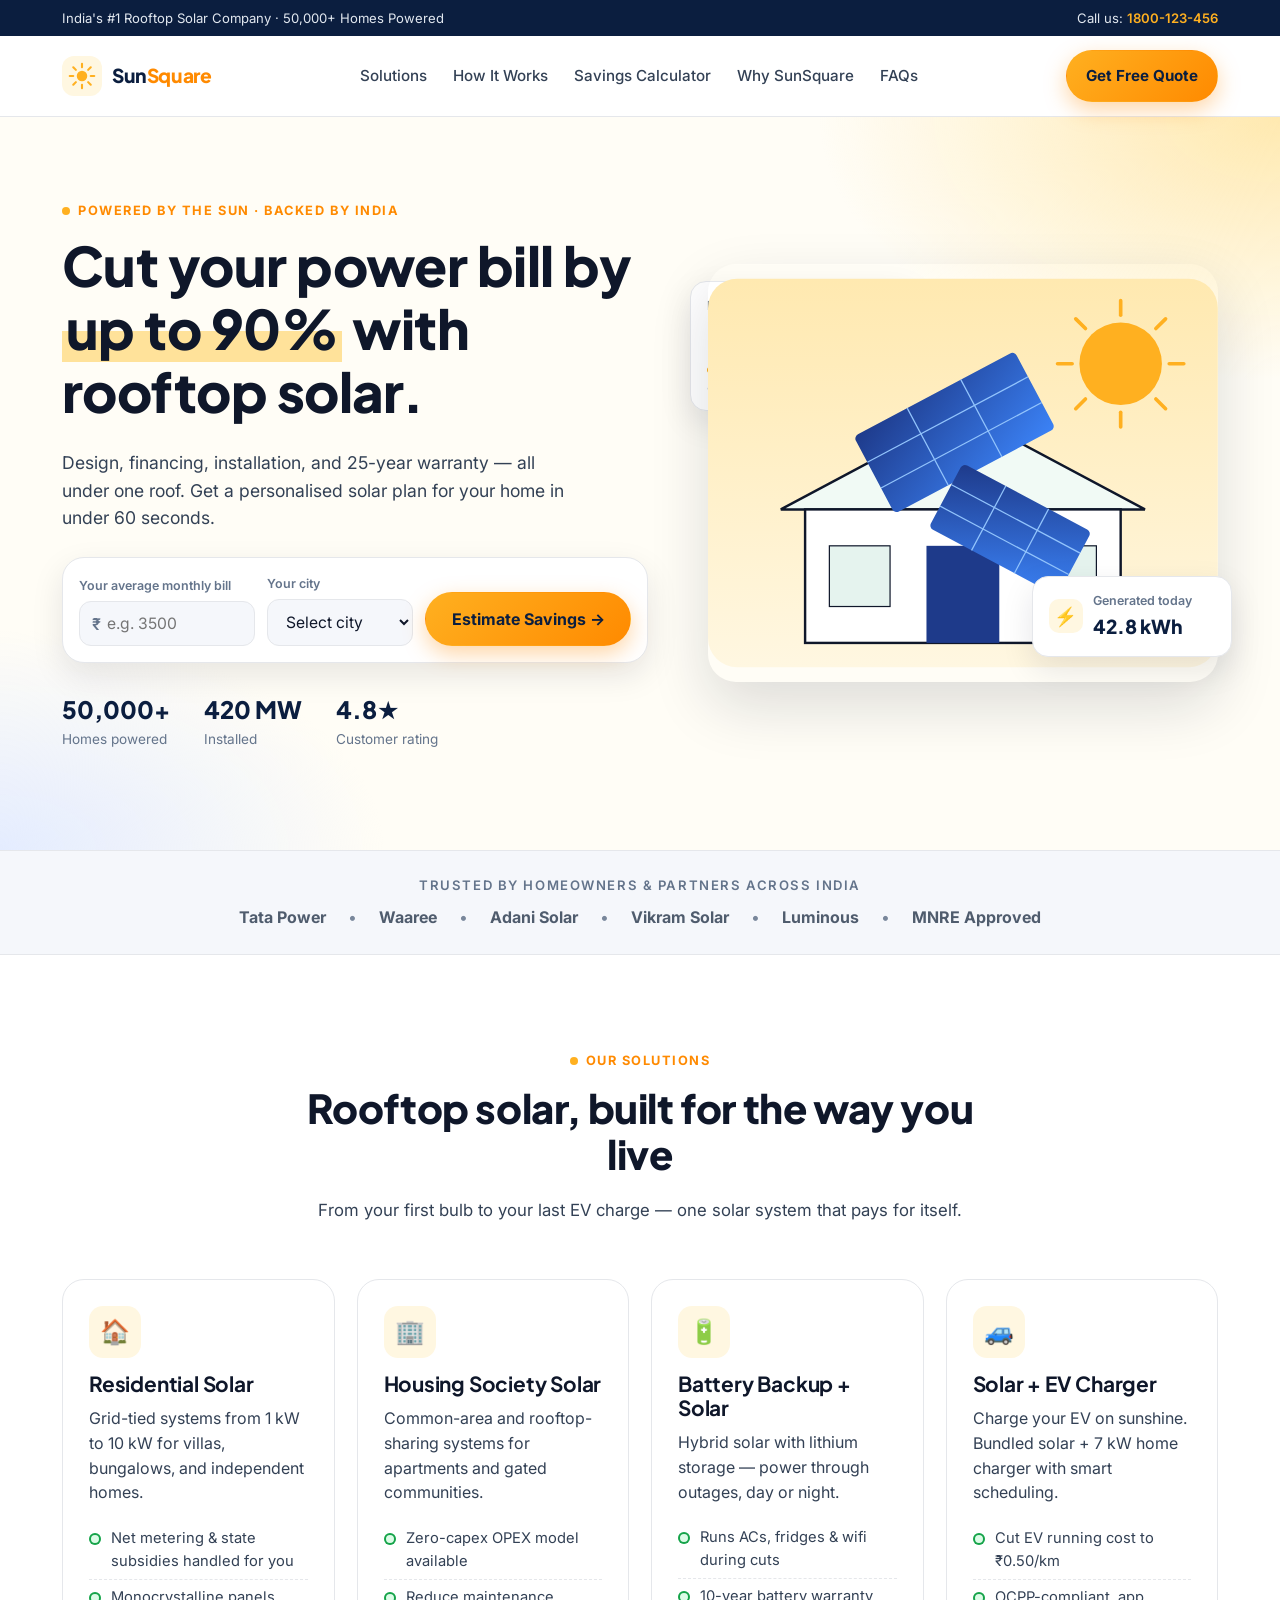
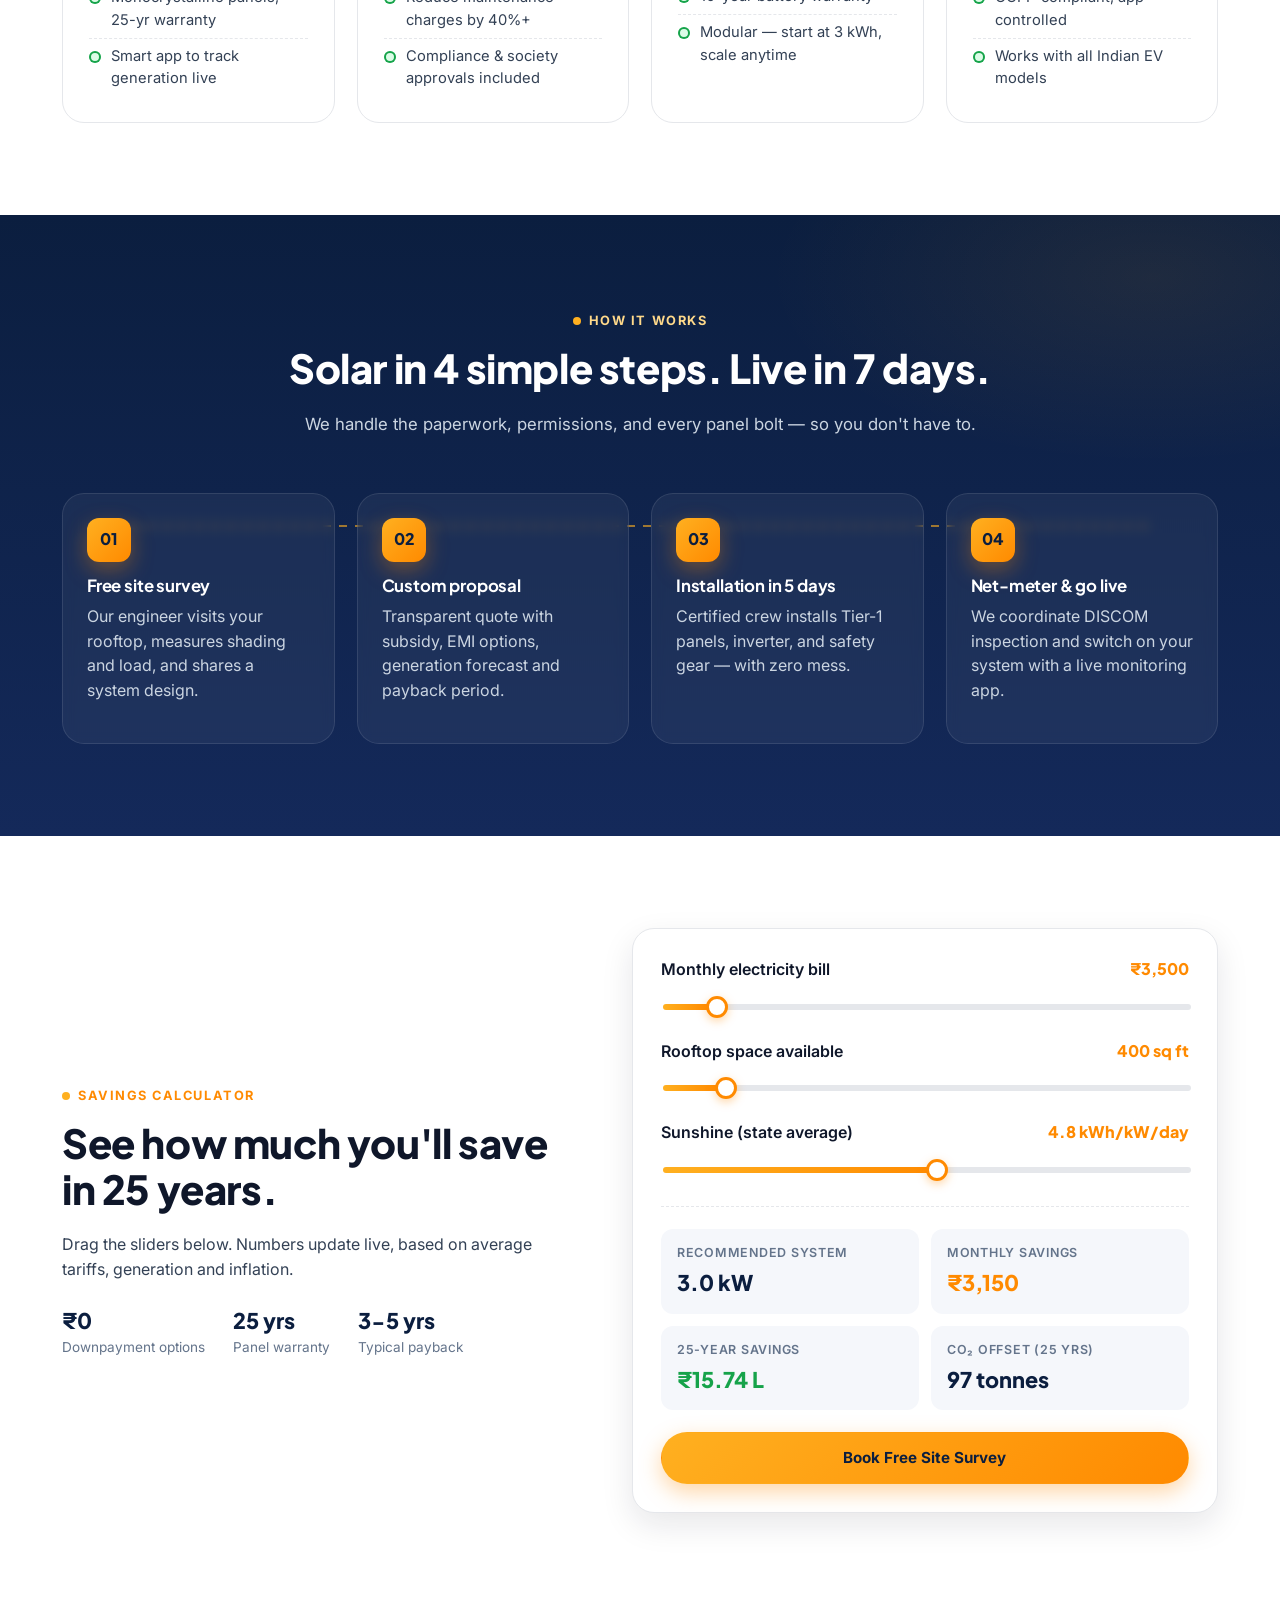
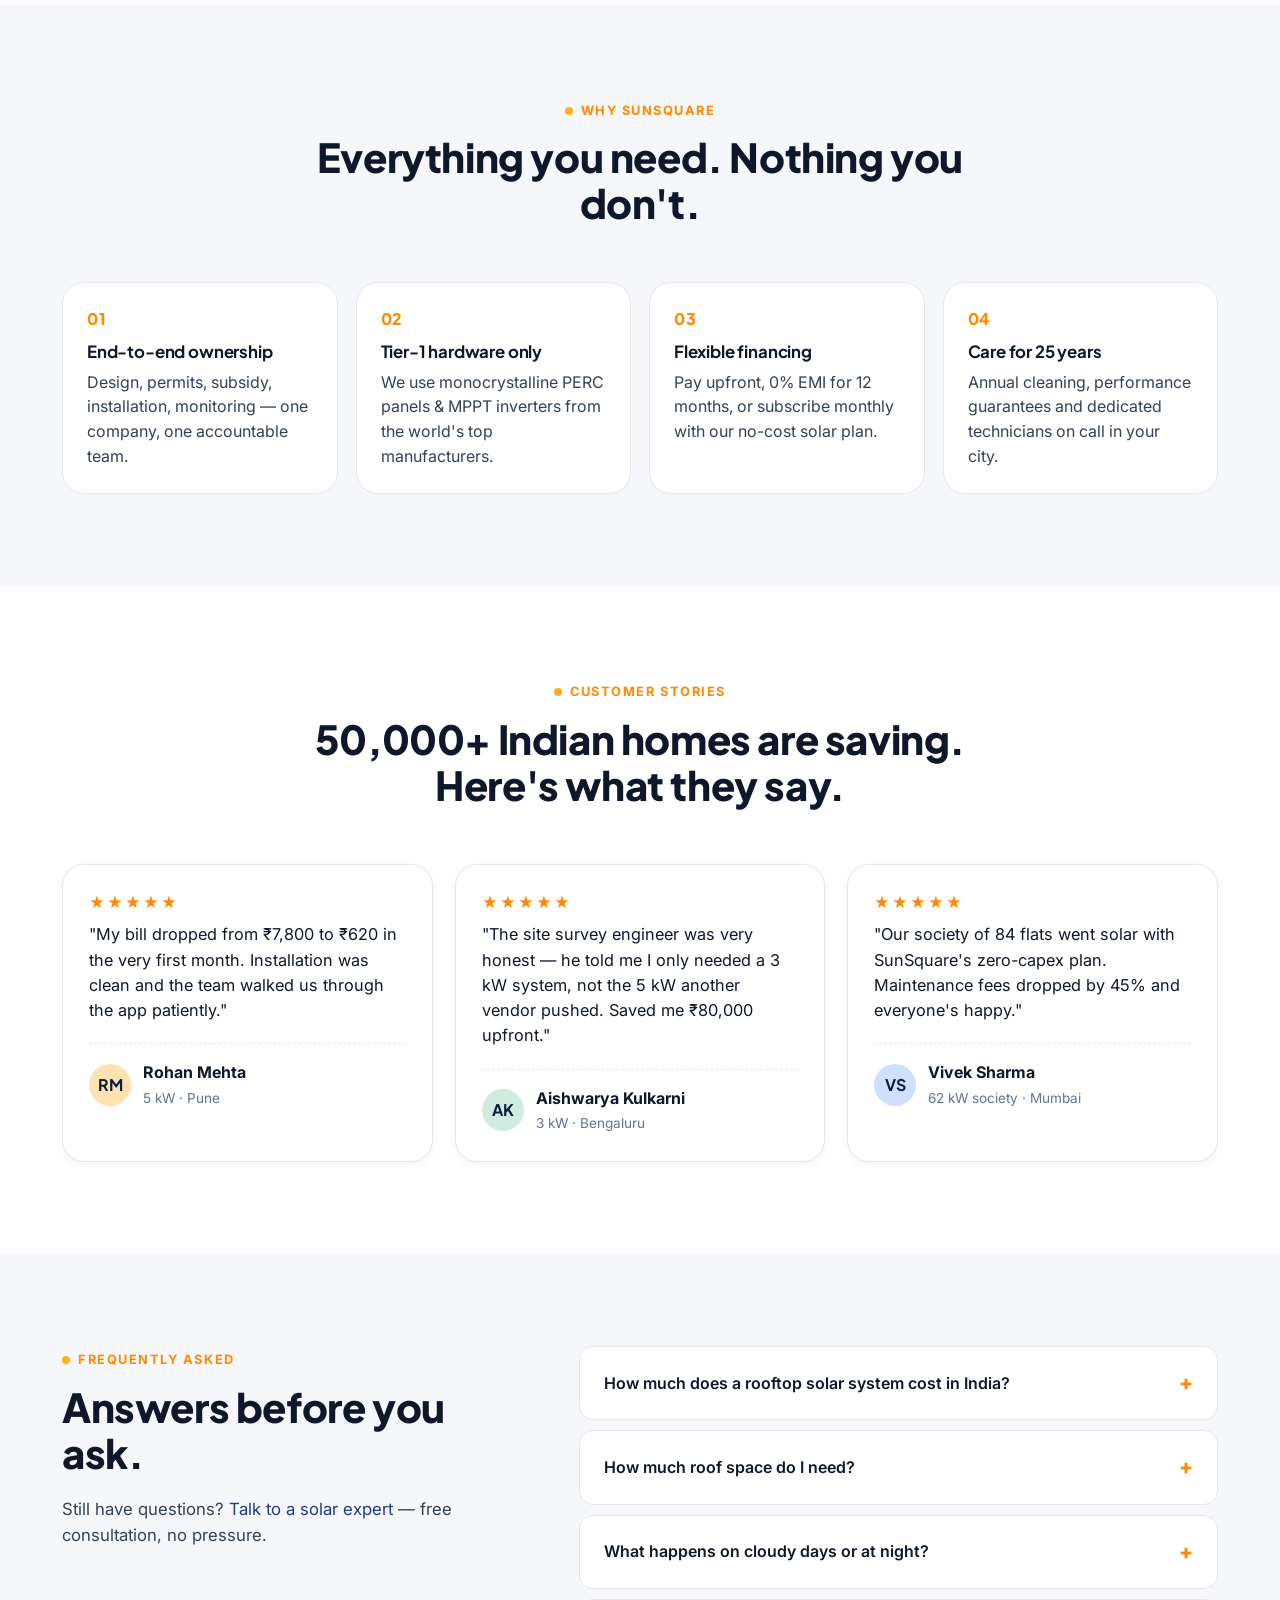
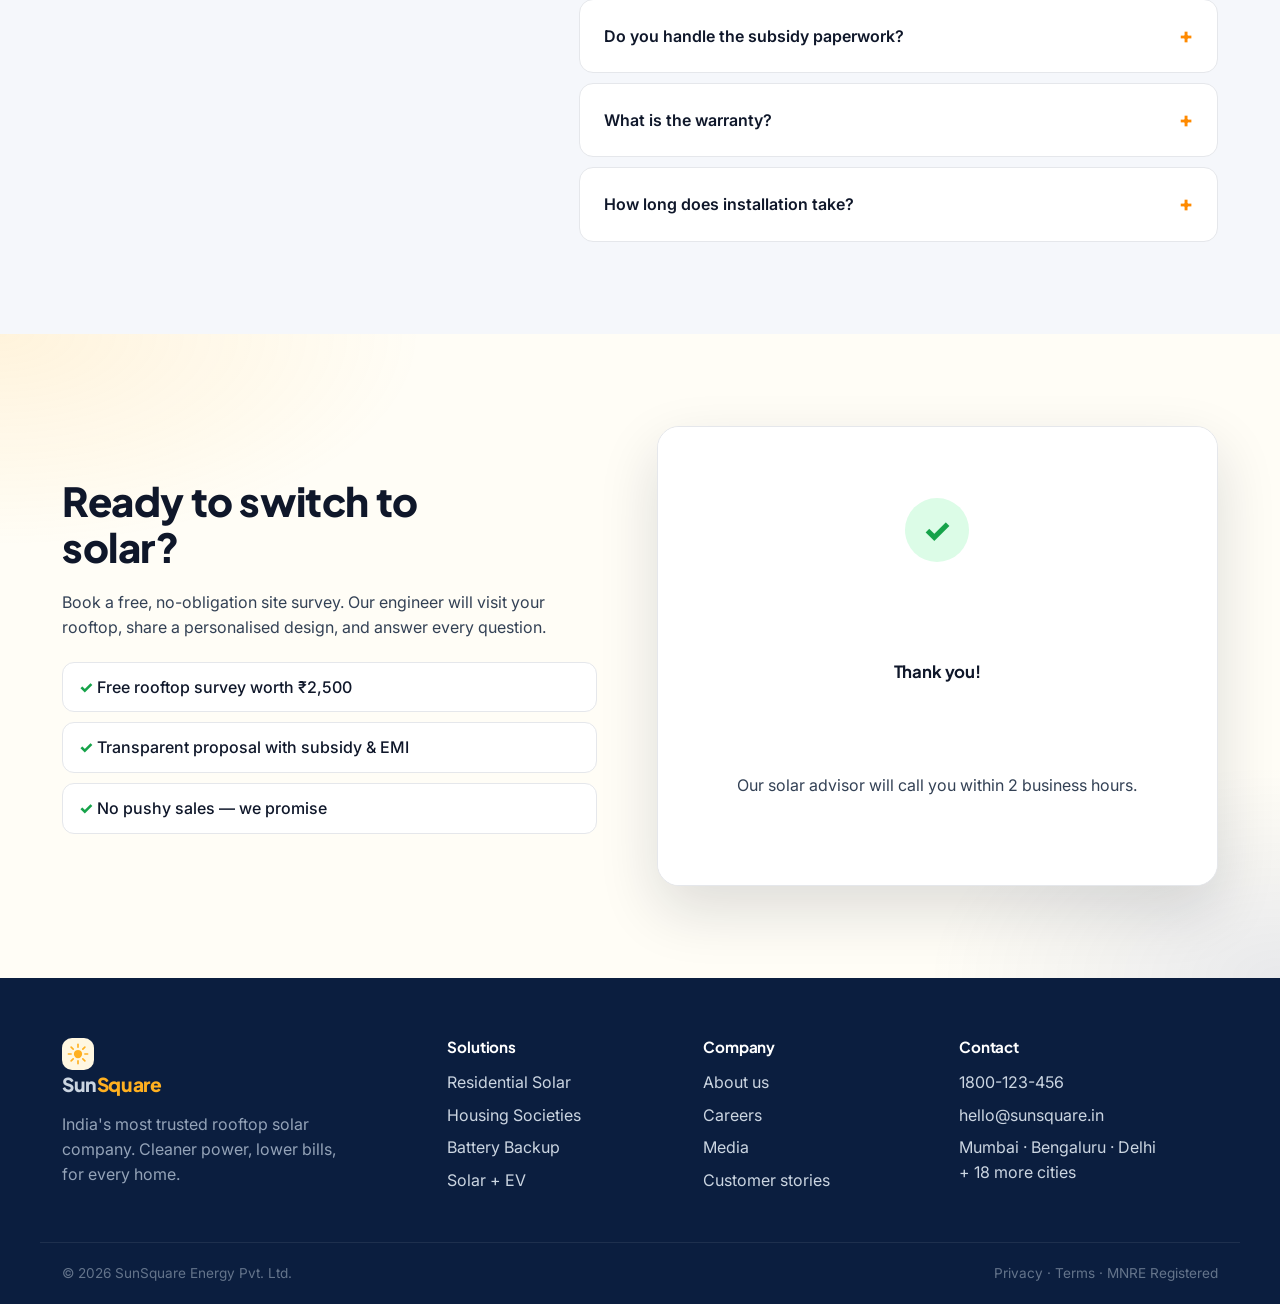
<file: index.html>
<!DOCTYPE html>
<html lang="en">
<head>
  <meta charset="UTF-8" />
  <meta name="viewport" content="width=device-width, initial-scale=1.0" />
  <title>SunSquare — Rooftop Solar for Every Home</title>
  <meta name="description" content="India's rooftop solar experts. Save up to 90% on electricity bills with panels installed in 7 days. 25-year warranty, 0% EMI, subsidy included." />
  <link rel="preconnect" href="https://fonts.googleapis.com" />
  <link rel="preconnect" href="https://fonts.gstatic.com" crossorigin />
  <link href="https://fonts.googleapis.com/css2?family=Plus+Jakarta+Sans:wght@400;500;600;700;800&family=Inter:wght@400;500;600;700&display=swap" rel="stylesheet" />
  <link rel="stylesheet" href="css/style.css" />
</head>
<body>

  <!-- TOP BAR -->
  <div class="topbar">
    <div class="container topbar-inner">
      <span>India's #1 Rooftop Solar Company · 50,000+ Homes Powered</span>
      <span class="topbar-phone">Call us: <a href="tel:+911800123456">1800-123-456</a></span>
    </div>
  </div>

  <!-- NAV -->
  <header class="nav">
    <div class="container nav-inner">
      <a href="#" class="logo">
        <span class="logo-mark">
          <svg viewBox="0 0 32 32" width="28" height="28" aria-hidden="true">
            <circle cx="16" cy="16" r="6" fill="#FFB020"/>
            <g stroke="#FFB020" stroke-width="2.4" stroke-linecap="round">
              <line x1="16" y1="2"  x2="16" y2="6"/>
              <line x1="16" y1="26" x2="16" y2="30"/>
              <line x1="2"  y1="16" x2="6"  y2="16"/>
              <line x1="26" y1="16" x2="30" y2="16"/>
              <line x1="6"  y1="6"  x2="9"  y2="9"/>
              <line x1="23" y1="23" x2="26" y2="26"/>
              <line x1="6"  y1="26" x2="9"  y2="23"/>
              <line x1="23" y1="9"  x2="26" y2="6"/>
            </g>
          </svg>
        </span>
        <span class="logo-text">Sun<span>Square</span></span>
      </a>

      <nav class="nav-links" id="navLinks">
        <a href="#solutions">Solutions</a>
        <a href="#how">How It Works</a>
        <a href="#calculator">Savings Calculator</a>
        <a href="#why">Why SunSquare</a>
        <a href="#faq">FAQs</a>
      </nav>

      <div class="nav-cta">
        <a href="#quote" class="btn btn-primary">Get Free Quote</a>
        <button class="nav-toggle" id="navToggle" aria-label="Toggle menu">
          <span></span><span></span><span></span>
        </button>
      </div>
    </div>
  </header>

  <!-- HERO -->
  <section class="hero">
    <div class="container hero-inner">
      <div class="hero-copy">
        <div class="eyebrow">
          <span class="dot"></span> Powered by the sun · Backed by India
        </div>
        <h1>
          Cut your power bill by <span class="highlight">up to 90%</span> with rooftop solar.
        </h1>
        <p class="lead">
          Design, financing, installation, and 25-year warranty — all under one roof.
          Get a personalised solar plan for your home in under 60 seconds.
        </p>

        <form class="hero-form" id="heroForm" novalidate>
          <div class="hero-field">
            <label for="heroBill">Your average monthly bill</label>
            <div class="input-prefix">
              <span>&#8377;</span>
              <input id="heroBill" type="number" min="500" placeholder="e.g. 3500" required />
            </div>
          </div>
          <div class="hero-field">
            <label for="heroCity">Your city</label>
            <select id="heroCity" required>
              <option value="">Select city</option>
              <option>Mumbai</option>
              <option>Delhi NCR</option>
              <option>Bengaluru</option>
              <option>Pune</option>
              <option>Hyderabad</option>
              <option>Chennai</option>
              <option>Ahmedabad</option>
              <option>Kolkata</option>
              <option>Jaipur</option>
              <option>Other</option>
            </select>
          </div>
          <button type="submit" class="btn btn-primary btn-lg">Estimate Savings &rarr;</button>
        </form>

        <div class="hero-stats">
          <div><strong>50,000+</strong><span>Homes powered</span></div>
          <div><strong>420 MW</strong><span>Installed</span></div>
          <div><strong>4.8&#9733;</strong><span>Customer rating</span></div>
        </div>
      </div>

      <div class="hero-art" aria-hidden="true">
        <div class="hero-card float-a">
          <div class="hc-label">Monthly savings</div>
          <div class="hc-value">&#8377;3,240</div>
          <div class="hc-bar"><div class="hc-bar-fill" style="width:82%"></div></div>
          <div class="hc-sub">82% offset · Payback in 3.4 yrs</div>
        </div>
        <div class="hero-house">
          <svg viewBox="0 0 420 320" width="100%" height="100%">
            <defs>
              <linearGradient id="sky" x1="0" x2="0" y1="0" y2="1">
                <stop offset="0" stop-color="#FFE9B0"/>
                <stop offset="1" stop-color="#FFF7E1"/>
              </linearGradient>
              <linearGradient id="panelGrad" x1="0" x2="1" y1="0" y2="1">
                <stop offset="0" stop-color="#1E3A8A"/>
                <stop offset="1" stop-color="#3B82F6"/>
              </linearGradient>
            </defs>
            <rect x="0" y="0" width="420" height="320" fill="url(#sky)" rx="24"/>
            <circle cx="340" cy="70" r="34" fill="#FFB020"/>
            <g stroke="#FFB020" stroke-width="3" stroke-linecap="round">
              <line x1="340" y1="18" x2="340" y2="30"/>
              <line x1="340" y1="110" x2="340" y2="122"/>
              <line x1="288" y1="70" x2="300" y2="70"/>
              <line x1="380" y1="70" x2="392" y2="70"/>
              <line x1="303" y1="33" x2="311" y2="41"/>
              <line x1="369" y1="99" x2="377" y2="107"/>
              <line x1="303" y1="107" x2="311" y2="99"/>
              <line x1="369" y1="41" x2="377" y2="33"/>
            </g>
            <!-- house -->
            <polygon points="60,190 210,110 360,190" fill="#F1FAF5" stroke="#0F172A" stroke-width="2"/>
            <rect x="80" y="190" width="260" height="110" fill="#FFFFFF" stroke="#0F172A" stroke-width="2"/>
            <rect x="180" y="220" width="60" height="80" fill="#1E3A8A"/>
            <rect x="100" y="220" width="50" height="50" fill="#E5F3EE" stroke="#0F172A"/>
            <rect x="270" y="220" width="50" height="50" fill="#E5F3EE" stroke="#0F172A"/>
            <!-- panels -->
            <g transform="translate(120,130) rotate(-28)">
              <rect width="150" height="72" fill="url(#panelGrad)" rx="4"/>
              <g stroke="#93C5FD" stroke-width="1">
                <line x1="0" y1="24" x2="150" y2="24"/>
                <line x1="0" y1="48" x2="150" y2="48"/>
                <line x1="50" y1="0" x2="50" y2="72"/>
                <line x1="100" y1="0" x2="100" y2="72"/>
              </g>
            </g>
            <g transform="translate(210,152) rotate(28)">
              <rect width="120" height="60" fill="url(#panelGrad)" rx="4"/>
              <g stroke="#93C5FD" stroke-width="1">
                <line x1="0" y1="20" x2="120" y2="20"/>
                <line x1="0" y1="40" x2="120" y2="40"/>
                <line x1="40" y1="0" x2="40" y2="60"/>
                <line x1="80" y1="0" x2="80" y2="60"/>
              </g>
            </g>
          </svg>
        </div>
        <div class="hero-card float-b">
          <div class="hc-icon">&#9889;</div>
          <div>
            <div class="hc-label">Generated today</div>
            <div class="hc-value small">42.8 kWh</div>
          </div>
        </div>
      </div>
    </div>
  </section>

  <!-- LOGO STRIP -->
  <section class="strip">
    <div class="container">
      <p class="strip-label">Trusted by homeowners & partners across India</p>
      <div class="strip-logos">
        <span>Tata Power</span><span>&bull;</span>
        <span>Waaree</span><span>&bull;</span>
        <span>Adani Solar</span><span>&bull;</span>
        <span>Vikram Solar</span><span>&bull;</span>
        <span>Luminous</span><span>&bull;</span>
        <span>MNRE Approved</span>
      </div>
    </div>
  </section>

  <!-- SOLUTIONS -->
  <section class="section" id="solutions">
    <div class="container">
      <div class="section-head">
        <div class="eyebrow"><span class="dot"></span> Our Solutions</div>
        <h2>Rooftop solar, built for the way you live</h2>
        <p>From your first bulb to your last EV charge — one solar system that pays for itself.</p>
      </div>

      <div class="cards-grid">
        <div class="feature-card">
          <div class="feature-icon icon-home">&#127968;</div>
          <h3>Residential Solar</h3>
          <p>Grid-tied systems from 1 kW to 10 kW for villas, bungalows, and independent homes.</p>
          <ul>
            <li>Net metering &amp; state subsidies handled for you</li>
            <li>Monocrystalline panels, 25-yr warranty</li>
            <li>Smart app to track generation live</li>
          </ul>
        </div>

        <div class="feature-card">
          <div class="feature-icon icon-society">&#127970;</div>
          <h3>Housing Society Solar</h3>
          <p>Common-area and rooftop-sharing systems for apartments and gated communities.</p>
          <ul>
            <li>Zero-capex OPEX model available</li>
            <li>Reduce maintenance charges by 40%+</li>
            <li>Compliance &amp; society approvals included</li>
          </ul>
        </div>

        <div class="feature-card">
          <div class="feature-icon icon-battery">&#128267;</div>
          <h3>Battery Backup + Solar</h3>
          <p>Hybrid solar with lithium storage — power through outages, day or night.</p>
          <ul>
            <li>Runs ACs, fridges &amp; wifi during cuts</li>
            <li>10-year battery warranty</li>
            <li>Modular — start at 3 kWh, scale anytime</li>
          </ul>
        </div>

        <div class="feature-card">
          <div class="feature-icon icon-ev">&#128665;</div>
          <h3>Solar + EV Charger</h3>
          <p>Charge your EV on sunshine. Bundled solar + 7 kW home charger with smart scheduling.</p>
          <ul>
            <li>Cut EV running cost to &#8377;0.50/km</li>
            <li>OCPP-compliant, app controlled</li>
            <li>Works with all Indian EV models</li>
          </ul>
        </div>
      </div>
    </div>
  </section>

  <!-- HOW IT WORKS -->
  <section class="section section-dark" id="how">
    <div class="container">
      <div class="section-head light">
        <div class="eyebrow eyebrow-light"><span class="dot"></span> How It Works</div>
        <h2>Solar in 4 simple steps. Live in 7 days.</h2>
        <p>We handle the paperwork, permissions, and every panel bolt — so you don't have to.</p>
      </div>

      <div class="steps">
        <div class="step">
          <div class="step-num">01</div>
          <h4>Free site survey</h4>
          <p>Our engineer visits your rooftop, measures shading and load, and shares a system design.</p>
        </div>
        <div class="step">
          <div class="step-num">02</div>
          <h4>Custom proposal</h4>
          <p>Transparent quote with subsidy, EMI options, generation forecast and payback period.</p>
        </div>
        <div class="step">
          <div class="step-num">03</div>
          <h4>Installation in 5 days</h4>
          <p>Certified crew installs Tier-1 panels, inverter, and safety gear — with zero mess.</p>
        </div>
        <div class="step">
          <div class="step-num">04</div>
          <h4>Net-meter &amp; go live</h4>
          <p>We coordinate DISCOM inspection and switch on your system with a live monitoring app.</p>
        </div>
      </div>
    </div>
  </section>

  <!-- CALCULATOR -->
  <section class="section" id="calculator">
    <div class="container calc-wrap">
      <div class="calc-copy">
        <div class="eyebrow"><span class="dot"></span> Savings Calculator</div>
        <h2>See how much you'll save in 25 years.</h2>
        <p>Drag the sliders below. Numbers update live, based on average tariffs, generation and inflation.</p>
        <div class="calc-benefit">
          <div><strong>&#8377;0</strong><span>Downpayment options</span></div>
          <div><strong>25 yrs</strong><span>Panel warranty</span></div>
          <div><strong>3-5 yrs</strong><span>Typical payback</span></div>
        </div>
      </div>

      <div class="calc-card">
        <div class="calc-row">
          <label>
            <span>Monthly electricity bill</span>
            <span class="calc-value">&#8377;<output id="outBill">3500</output></span>
          </label>
          <input type="range" id="rngBill" min="1000" max="30000" step="100" value="3500" />
        </div>

        <div class="calc-row">
          <label>
            <span>Rooftop space available</span>
            <span class="calc-value"><output id="outArea">400</output> sq ft</span>
          </label>
          <input type="range" id="rngArea" min="100" max="3000" step="10" value="400" />
        </div>

        <div class="calc-row">
          <label>
            <span>Sunshine (state average)</span>
            <span class="calc-value"><output id="outSun">4.8</output> kWh/kW/day</span>
          </label>
          <input type="range" id="rngSun" min="3.5" max="6.0" step="0.1" value="4.8" />
        </div>

        <div class="calc-results">
          <div class="calc-result">
            <span class="cr-label">Recommended system</span>
            <span class="cr-value" id="resSys">3.5 kW</span>
          </div>
          <div class="calc-result">
            <span class="cr-label">Monthly savings</span>
            <span class="cr-value orange" id="resMonth">&#8377;2,940</span>
          </div>
          <div class="calc-result">
            <span class="cr-label">25-year savings</span>
            <span class="cr-value green" id="resLife">&#8377;13.2 L</span>
          </div>
          <div class="calc-result">
            <span class="cr-label">CO&#8322; offset (25 yrs)</span>
            <span class="cr-value" id="resCo2">78 tonnes</span>
          </div>
        </div>

        <a href="#quote" class="btn btn-primary btn-block">Book Free Site Survey</a>
      </div>
    </div>
  </section>

  <!-- WHY -->
  <section class="section section-soft" id="why">
    <div class="container">
      <div class="section-head">
        <div class="eyebrow"><span class="dot"></span> Why SunSquare</div>
        <h2>Everything you need. Nothing you don't.</h2>
      </div>

      <div class="pillars">
        <div class="pillar">
          <div class="pillar-num">01</div>
          <h4>End-to-end ownership</h4>
          <p>Design, permits, subsidy, installation, monitoring &mdash; one company, one accountable team.</p>
        </div>
        <div class="pillar">
          <div class="pillar-num">02</div>
          <h4>Tier-1 hardware only</h4>
          <p>We use monocrystalline PERC panels &amp; MPPT inverters from the world's top manufacturers.</p>
        </div>
        <div class="pillar">
          <div class="pillar-num">03</div>
          <h4>Flexible financing</h4>
          <p>Pay upfront, 0% EMI for 12 months, or subscribe monthly with our no-cost solar plan.</p>
        </div>
        <div class="pillar">
          <div class="pillar-num">04</div>
          <h4>Care for 25 years</h4>
          <p>Annual cleaning, performance guarantees and dedicated technicians on call in your city.</p>
        </div>
      </div>
    </div>
  </section>

  <!-- TESTIMONIALS -->
  <section class="section" id="stories">
    <div class="container">
      <div class="section-head">
        <div class="eyebrow"><span class="dot"></span> Customer Stories</div>
        <h2>50,000+ Indian homes are saving. Here's what they say.</h2>
      </div>

      <div class="testi-grid">
        <div class="testi">
          <div class="stars">&#9733;&#9733;&#9733;&#9733;&#9733;</div>
          <p>"My bill dropped from &#8377;7,800 to &#8377;620 in the very first month. Installation was clean and the team walked us through the app patiently."</p>
          <div class="testi-meta">
            <div class="avatar" style="background:#FEE2B0">RM</div>
            <div>
              <strong>Rohan Mehta</strong>
              <span>5 kW &middot; Pune</span>
            </div>
          </div>
        </div>

        <div class="testi">
          <div class="stars">&#9733;&#9733;&#9733;&#9733;&#9733;</div>
          <p>"The site survey engineer was very honest &mdash; he told me I only needed a 3 kW system, not the 5 kW another vendor pushed. Saved me &#8377;80,000 upfront."</p>
          <div class="testi-meta">
            <div class="avatar" style="background:#D0EBE0">AK</div>
            <div>
              <strong>Aishwarya Kulkarni</strong>
              <span>3 kW &middot; Bengaluru</span>
            </div>
          </div>
        </div>

        <div class="testi">
          <div class="stars">&#9733;&#9733;&#9733;&#9733;&#9733;</div>
          <p>"Our society of 84 flats went solar with SunSquare's zero-capex plan. Maintenance fees dropped by 45% and everyone's happy."</p>
          <div class="testi-meta">
            <div class="avatar" style="background:#CFE0FF">VS</div>
            <div>
              <strong>Vivek Sharma</strong>
              <span>62 kW society &middot; Mumbai</span>
            </div>
          </div>
        </div>
      </div>
    </div>
  </section>

  <!-- FAQ -->
  <section class="section section-soft" id="faq">
    <div class="container faq-wrap">
      <div class="section-head align-left">
        <div class="eyebrow"><span class="dot"></span> Frequently Asked</div>
        <h2>Answers before you ask.</h2>
        <p>Still have questions? <a href="#quote">Talk to a solar expert</a> &mdash; free consultation, no pressure.</p>
      </div>

      <div class="faq-list" id="faqList">
        <details>
          <summary>How much does a rooftop solar system cost in India?</summary>
          <p>A quality 3 kW residential system costs between &#8377;1.8&ndash;2.4 lakh before subsidy. After central and state subsidies, effective cost is typically &#8377;1.2&ndash;1.6 lakh. EMI plans start at &#8377;2,500/month.</p>
        </details>
        <details>
          <summary>How much roof space do I need?</summary>
          <p>Around 100 sq ft of shadow-free rooftop per 1 kW of solar. A 3 kW system needs roughly 300 sq ft. Our engineer will confirm this during the free site survey.</p>
        </details>
        <details>
          <summary>What happens on cloudy days or at night?</summary>
          <p>Grid-tied systems automatically draw from the grid when solar output is low, and export excess to the grid on sunny days through net metering &mdash; you're billed only on the net units.</p>
        </details>
        <details>
          <summary>Do you handle the subsidy paperwork?</summary>
          <p>Yes. We take care of the entire process on the National Portal for Rooftop Solar. The subsidy is transferred directly to your bank account after commissioning.</p>
        </details>
        <details>
          <summary>What is the warranty?</summary>
          <p>Solar panels: 25-year performance warranty, 12-year product warranty. Inverter: 5&ndash;10 years. Batteries (if opted): 10 years. Full workmanship warranty from SunSquare for 5 years.</p>
        </details>
        <details>
          <summary>How long does installation take?</summary>
          <p>Physical installation is typically completed in 3&ndash;5 days. Full commissioning (including DISCOM approval and net-meter installation) takes 3&ndash;6 weeks depending on your state.</p>
        </details>
      </div>
    </div>
  </section>

  <!-- QUOTE / CTA -->
  <section class="section cta" id="quote">
    <div class="container cta-wrap">
      <div class="cta-copy">
        <h2>Ready to switch to solar?</h2>
        <p>Book a free, no-obligation site survey. Our engineer will visit your rooftop, share a personalised design, and answer every question.</p>
        <ul class="cta-list">
          <li>&#10003; Free rooftop survey worth &#8377;2,500</li>
          <li>&#10003; Transparent proposal with subsidy &amp; EMI</li>
          <li>&#10003; No pushy sales &mdash; we promise</li>
        </ul>
      </div>

      <form class="quote-form" id="quoteForm" novalidate>
        <h3>Get your free quote</h3>
        <div class="grid-2">
          <div class="field">
            <label for="qName">Full name</label>
            <input id="qName" type="text" placeholder="Your name" required />
          </div>
          <div class="field">
            <label for="qPhone">Mobile number</label>
            <input id="qPhone" type="tel" placeholder="10-digit mobile" pattern="[0-9]{10}" required />
          </div>
        </div>
        <div class="grid-2">
          <div class="field">
            <label for="qCity">City</label>
            <input id="qCity" type="text" placeholder="e.g. Bengaluru" required />
          </div>
          <div class="field">
            <label for="qBill">Monthly bill (&#8377;)</label>
            <input id="qBill" type="number" min="500" placeholder="e.g. 4000" required />
          </div>
        </div>
        <div class="field">
          <label for="qType">Property type</label>
          <select id="qType" required>
            <option value="">Select property type</option>
            <option>Independent house / villa</option>
            <option>Apartment (my flat only)</option>
            <option>Housing society (common area)</option>
            <option>Commercial / office</option>
          </select>
        </div>
        <button type="submit" class="btn btn-primary btn-block btn-lg">Request Free Survey</button>
        <p class="disclaimer">By submitting, you agree to be contacted by SunSquare. We respect your data &mdash; no spam.</p>

        <div class="quote-success" id="quoteSuccess" hidden>
          <div class="qs-icon">&#10003;</div>
          <h4>Thank you!</h4>
          <p>Our solar advisor will call you within 2 business hours.</p>
        </div>
      </form>
    </div>
  </section>

  <!-- FOOTER -->
  <footer class="footer">
    <div class="container footer-inner">
      <div class="footer-brand">
        <a href="#" class="logo footer-logo">
          <span class="logo-mark small">
            <svg viewBox="0 0 32 32" width="22" height="22" aria-hidden="true">
              <circle cx="16" cy="16" r="6" fill="#FFB020"/>
              <g stroke="#FFB020" stroke-width="2.4" stroke-linecap="round">
                <line x1="16" y1="2"  x2="16" y2="6"/>
                <line x1="16" y1="26" x2="16" y2="30"/>
                <line x1="2"  y1="16" x2="6"  y2="16"/>
                <line x1="26" y1="16" x2="30" y2="16"/>
                <line x1="6"  y1="6"  x2="9"  y2="9"/>
                <line x1="23" y1="23" x2="26" y2="26"/>
                <line x1="6"  y1="26" x2="9"  y2="23"/>
                <line x1="23" y1="9"  x2="26" y2="6"/>
              </g>
            </svg>
          </span>
          <span class="logo-text">Sun<span>Square</span></span>
        </a>
        <p>India's most trusted rooftop solar company. Cleaner power, lower bills, for every home.</p>
      </div>

      <div class="footer-col">
        <h5>Solutions</h5>
        <a href="#solutions">Residential Solar</a>
        <a href="#solutions">Housing Societies</a>
        <a href="#solutions">Battery Backup</a>
        <a href="#solutions">Solar + EV</a>
      </div>
      <div class="footer-col">
        <h5>Company</h5>
        <a href="#">About us</a>
        <a href="#">Careers</a>
        <a href="#">Media</a>
        <a href="#stories">Customer stories</a>
      </div>
      <div class="footer-col">
        <h5>Contact</h5>
        <a href="tel:+911800123456">1800-123-456</a>
        <a href="mailto:hello@sunsquare.in">hello@sunsquare.in</a>
        <a href="#">Mumbai &middot; Bengaluru &middot; Delhi<br />+ 18 more cities</a>
      </div>
    </div>
    <div class="footer-bottom container">
      <span>&copy; 2026 SunSquare Energy Pvt. Ltd.</span>
      <span>Privacy &middot; Terms &middot; MNRE Registered</span>
    </div>
  </footer>

  <script src="js/app.js"></script>
</body>
</html>
</file>
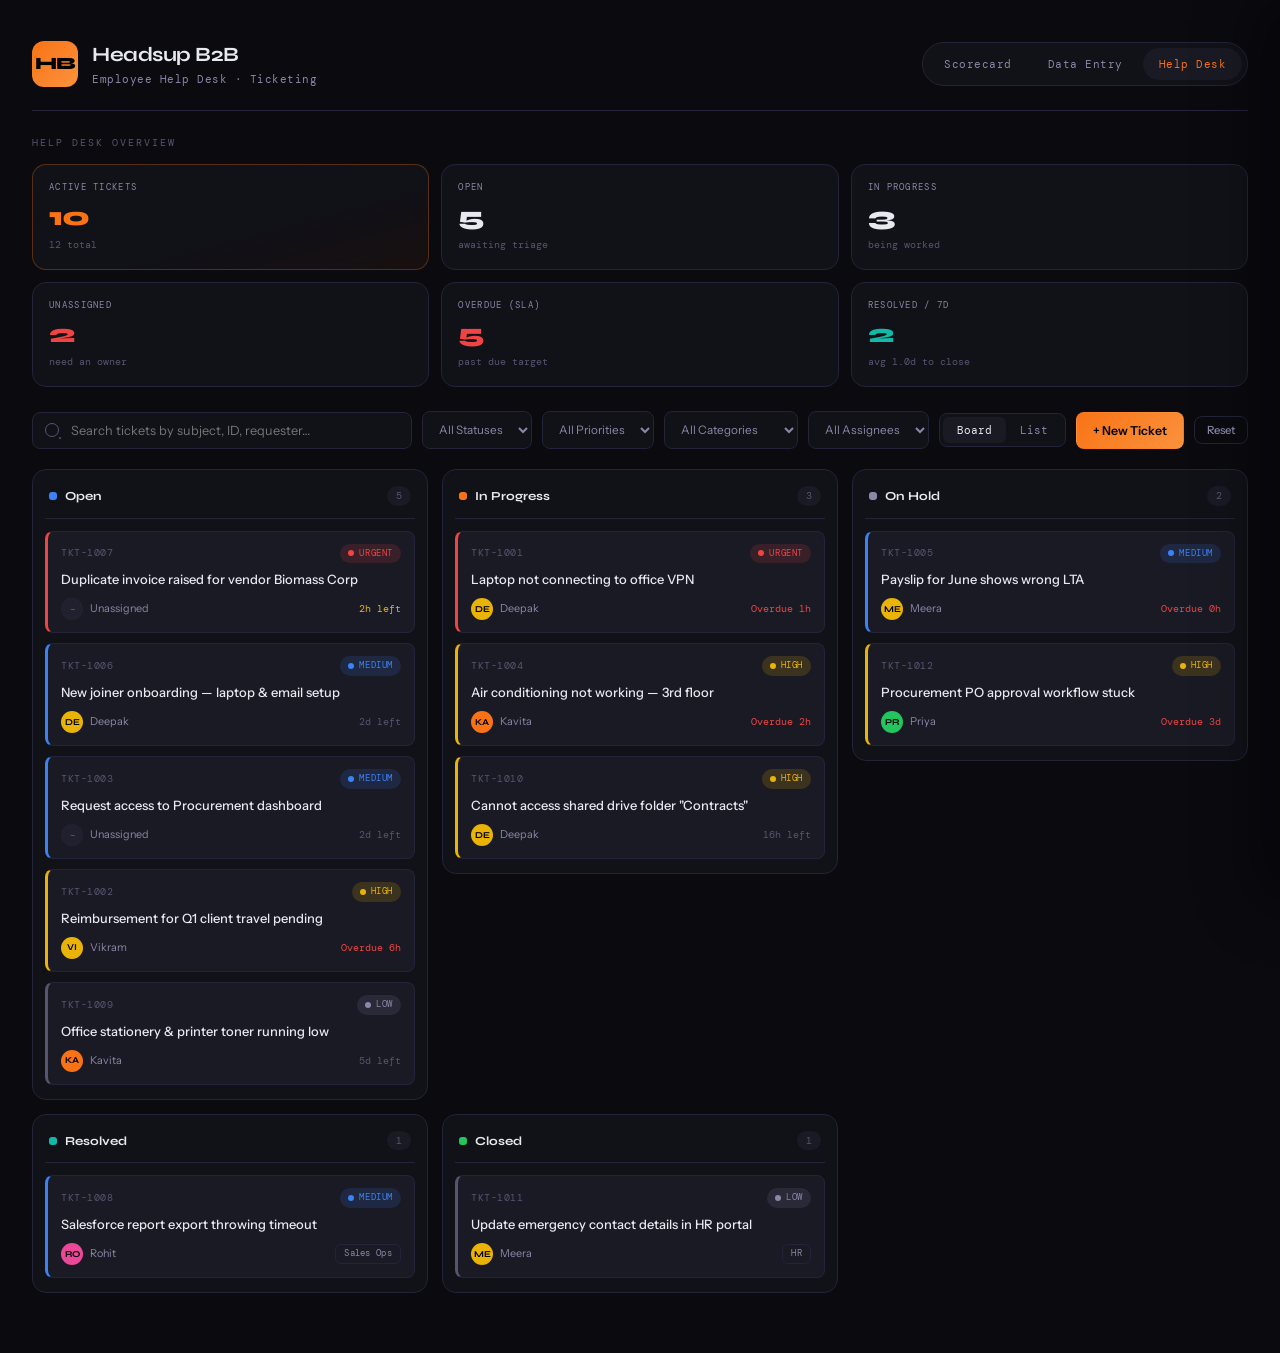
<file: tickets.html>
<!DOCTYPE html>
<html lang="en">
<head>
  <meta charset="UTF-8" />
  <meta name="viewport" content="width=device-width, initial-scale=1.0" />
  <title>Headsup B2B — Employee Ticketing</title>
  <link rel="preconnect" href="https://fonts.googleapis.com" />
  <link rel="preconnect" href="https://fonts.gstatic.com" crossorigin />
  <link href="https://fonts.googleapis.com/css2?family=Syne:wght@400;600;700;800&family=DM+Mono:wght@300;400;500&family=Instrument+Sans:wght@400;500;600&display=swap" rel="stylesheet" />
  <link rel="stylesheet" href="css/tickets.css" />
</head>
<body>

  <div class="wrapper">

    <!-- HEADER -->
    <header>
      <div class="brand">
        <div class="brand-mark">HB</div>
        <div class="brand-text">
          <div class="brand-name">Headsup B2B</div>
          <div class="brand-sub">Employee Help Desk · Ticketing</div>
        </div>
      </div>
      <nav class="nav">
        <a href="index.html">Scorecard</a>
        <a href="upload.html">Data Entry</a>
        <a href="tickets.html" class="active">Help Desk</a>
      </nav>
    </header>

    <!-- STATS -->
    <div class="section-label">Help Desk Overview</div>
    <div class="stat-grid" id="statGrid"></div>

    <!-- TOOLBAR -->
    <div class="toolbar">
      <div class="search-box">
        <input type="text" id="searchInput" placeholder="Search tickets by subject, ID, requester…" />
      </div>
      <select class="filter-select" id="filterStatus">
        <option value="">All Statuses</option>
        <option value="Open">Open</option>
        <option value="In Progress">In Progress</option>
        <option value="On Hold">On Hold</option>
        <option value="Resolved">Resolved</option>
        <option value="Closed">Closed</option>
      </select>
      <select class="filter-select" id="filterPriority">
        <option value="">All Priorities</option>
        <option value="Urgent">Urgent</option>
        <option value="High">High</option>
        <option value="Medium">Medium</option>
        <option value="Low">Low</option>
      </select>
      <select class="filter-select" id="filterCategory">
        <option value="">All Categories</option>
      </select>
      <select class="filter-select" id="filterAssignee">
        <option value="">All Assignees</option>
        <option value="__unassigned__">Unassigned</option>
      </select>
      <div class="view-toggle">
        <button id="viewBoard" class="active">Board</button>
        <button id="viewList">List</button>
      </div>
      <button class="btn btn-primary" id="btnNew">+ New Ticket</button>
      <button class="btn btn-ghost btn-sm" id="btnReset" title="Reset to demo data">Reset</button>
    </div>

    <!-- BOARD VIEW -->
    <div class="board" id="boardView"></div>

    <!-- LIST VIEW -->
    <div class="list-wrap" id="listView" style="display:none;">
      <table class="ticket-table">
        <thead>
          <tr>
            <th>ID</th>
            <th>Subject</th>
            <th class="hide-sm">Requester</th>
            <th>Priority</th>
            <th>Status</th>
            <th class="hide-sm">Assignee</th>
            <th class="hide-sm">Due</th>
          </tr>
        </thead>
        <tbody id="listBody"></tbody>
      </table>
    </div>

  </div><!-- /wrapper -->

  <!-- ===== NEW / EDIT TICKET MODAL ===== -->
  <div class="overlay" id="modalOverlay"></div>
  <div class="modal" id="ticketModal" role="dialog" aria-modal="true">
    <div class="modal-head">
      <div class="modal-title" id="modalTitle">New Ticket</div>
      <button class="modal-close" id="modalClose">&times;</button>
    </div>
    <form id="ticketForm">
      <div class="form-group">
        <label class="form-label" for="fSubject">Subject</label>
        <input class="form-control" id="fSubject" type="text" placeholder="Brief summary of the issue or request" />
      </div>
      <div class="form-group">
        <label class="form-label" for="fDescription">Description</label>
        <textarea class="form-control" id="fDescription" placeholder="Provide details, steps to reproduce, or what you need…"></textarea>
      </div>
      <div class="form-row">
        <div class="form-group">
          <label class="form-label" for="fRequester">Requester</label>
          <select class="form-control" id="fRequester"></select>
        </div>
        <div class="form-group">
          <label class="form-label" for="fCategory">Category</label>
          <select class="form-control" id="fCategory"></select>
        </div>
      </div>
      <div class="form-row">
        <div class="form-group">
          <label class="form-label" for="fPriority">Priority</label>
          <select class="form-control" id="fPriority">
            <option value="Low">Low</option>
            <option value="Medium" selected>Medium</option>
            <option value="High">High</option>
            <option value="Urgent">Urgent</option>
          </select>
        </div>
        <div class="form-group">
          <label class="form-label" for="fAssignee">Assign to</label>
          <select class="form-control" id="fAssignee"></select>
        </div>
      </div>
      <div class="form-err" id="formErr"></div>
      <div class="modal-actions">
        <button type="button" class="btn btn-ghost" id="modalCancel">Cancel</button>
        <button type="submit" class="btn btn-primary" id="modalSubmit">Create Ticket</button>
      </div>
    </form>
  </div>

  <!-- ===== DETAIL DRAWER ===== -->
  <div class="drawer" id="detailDrawer" role="dialog" aria-modal="true"></div>

  <!-- ===== TOAST ===== -->
  <div class="toast" id="toast"></div>

  <script src="js/tickets.js"></script>
</body>
</html>
</file>
<file: css/style.css>
/* ============ SunSquare — Rooftop Solar Landing ============ */

:root {
  --navy: #0B1E3F;
  --navy-2: #14295A;
  --navy-3: #1E3A8A;
  --sun: #FFB020;
  --sun-2: #FF8A00;
  --amber-bg: #FFF7E1;
  --leaf: #16A34A;
  --leaf-soft: #DCFCE7;
  --ink: #0F172A;
  --ink-2: #334155;
  --muted: #64748B;
  --line: #E5E7EB;
  --soft: #F5F7FB;
  --white: #ffffff;
  --shadow-sm: 0 2px 8px rgba(15,23,42,.06);
  --shadow: 0 12px 32px rgba(15,23,42,.10);
  --shadow-lg: 0 24px 60px rgba(15,23,42,.14);
  --radius: 14px;
  --radius-lg: 22px;
  --radius-pill: 999px;
  --container: 1200px;
}

* { box-sizing: border-box; }
html { scroll-behavior: smooth; }
body {
  margin: 0;
  font-family: 'Inter', -apple-system, BlinkMacSystemFont, 'Segoe UI', Roboto, sans-serif;
  color: var(--ink);
  background: var(--white);
  line-height: 1.55;
  -webkit-font-smoothing: antialiased;
}
h1, h2, h3, h4, h5 {
  font-family: 'Plus Jakarta Sans', 'Inter', sans-serif;
  color: var(--ink);
  margin: 0 0 .5em;
  line-height: 1.15;
  letter-spacing: -.01em;
}
h1 { font-size: clamp(2.1rem, 4.5vw, 3.4rem); font-weight: 800; }
h2 { font-size: clamp(1.75rem, 3.2vw, 2.5rem); font-weight: 800; }
h3 { font-size: 1.3rem; font-weight: 700; }
h4 { font-size: 1.05rem; font-weight: 700; }
h5 { font-size: .95rem; font-weight: 700; }
p  { margin: 0 0 1em; color: var(--ink-2); }
a  { color: var(--navy-3); text-decoration: none; }
a:hover { text-decoration: underline; }
img, svg { display: block; max-width: 100%; }

.container { width: 100%; max-width: var(--container); margin: 0 auto; padding: 0 22px; }

/* ============ Buttons ============ */
.btn {
  display: inline-flex; align-items: center; justify-content: center;
  gap: .4rem;
  padding: .8rem 1.2rem;
  border-radius: var(--radius-pill);
  font-weight: 700;
  font-family: inherit;
  font-size: .95rem;
  border: 1.5px solid transparent;
  cursor: pointer;
  transition: transform .15s ease, box-shadow .15s ease, background .15s ease;
  text-decoration: none;
  white-space: nowrap;
}
.btn:hover { transform: translateY(-1px); text-decoration: none; }
.btn-primary {
  background: linear-gradient(135deg, var(--sun) 0%, var(--sun-2) 100%);
  color: var(--navy);
  box-shadow: 0 8px 22px rgba(255,138,0,.35);
}
.btn-primary:hover { box-shadow: 0 12px 28px rgba(255,138,0,.45); }
.btn-lg { padding: 1rem 1.6rem; font-size: 1rem; }
.btn-block { width: 100%; }

/* ============ Top bar ============ */
.topbar {
  background: var(--navy);
  color: #E2E8F0;
  font-size: .82rem;
}
.topbar-inner {
  display: flex;
  justify-content: space-between;
  align-items: center;
  padding: 8px 22px;
  gap: 12px;
  flex-wrap: wrap;
}
.topbar a { color: var(--sun); font-weight: 600; }

/* ============ Nav ============ */
.nav {
  position: sticky; top: 0; z-index: 40;
  background: rgba(255,255,255,.92);
  backdrop-filter: saturate(180%) blur(14px);
  border-bottom: 1px solid var(--line);
}
.nav-inner {
  display: flex; align-items: center; justify-content: space-between;
  padding: 14px 22px;
  gap: 24px;
}
.logo {
  display: flex; align-items: center; gap: 10px;
  text-decoration: none;
  color: var(--navy);
  font-weight: 800;
}
.logo:hover { text-decoration: none; }
.logo-mark {
  width: 40px; height: 40px;
  display: grid; place-items: center;
  border-radius: 12px;
  background: var(--amber-bg);
}
.logo-mark.small {
  width: 32px; height: 32px; border-radius: 10px;
}
.logo-text { font-family: 'Plus Jakarta Sans', sans-serif; font-size: 1.2rem; letter-spacing: -.02em; }
.logo-text span { color: var(--sun-2); }

.nav-links { display: flex; gap: 26px; }
.nav-links a {
  color: var(--ink-2);
  font-weight: 500;
  font-size: .95rem;
}
.nav-links a:hover { color: var(--navy); text-decoration: none; }

.nav-cta { display: flex; align-items: center; gap: 12px; }
.nav-toggle {
  display: none;
  background: transparent;
  border: 1px solid var(--line);
  padding: 8px 10px;
  border-radius: 10px;
  cursor: pointer;
}
.nav-toggle span {
  display: block; width: 20px; height: 2px;
  background: var(--navy);
  margin: 4px 0; border-radius: 2px;
}

/* ============ Eyebrow ============ */
.eyebrow {
  display: inline-flex; align-items: center; gap: 8px;
  font-size: .8rem;
  font-weight: 700;
  color: var(--sun-2);
  text-transform: uppercase;
  letter-spacing: .12em;
  margin-bottom: 14px;
}
.eyebrow .dot { width: 8px; height: 8px; background: var(--sun); border-radius: 50%; }
.eyebrow-light { color: #FFD98A; }
.eyebrow-light .dot { background: var(--sun); }

/* ============ Hero ============ */
.hero {
  position: relative;
  background:
    radial-gradient(60% 60% at 100% 0%, #FFE9B0 0%, transparent 60%),
    radial-gradient(50% 50% at 0% 100%, #E4ECFF 0%, transparent 60%),
    #FFFDF6;
  overflow: hidden;
}
.hero-inner {
  display: grid;
  grid-template-columns: 1.15fr 1fr;
  align-items: center;
  gap: 60px;
  padding: 80px 22px 100px;
}
.hero-copy .lead {
  font-size: 1.1rem;
  color: var(--ink-2);
  max-width: 520px;
  margin-top: 8px;
}
.highlight {
  background: linear-gradient(180deg, transparent 55%, #FFE29A 55%);
  padding: 0 4px;
}

.hero-form {
  margin-top: 26px;
  background: var(--white);
  border: 1px solid var(--line);
  border-radius: var(--radius-lg);
  padding: 16px;
  display: grid;
  grid-template-columns: 1.2fr 1fr auto;
  align-items: end;
  gap: 12px;
  box-shadow: var(--shadow);
}
.hero-field { display: flex; flex-direction: column; gap: 6px; }
.hero-field label {
  font-size: .78rem;
  color: var(--muted);
  font-weight: 600;
}
.input-prefix {
  display: flex; align-items: center;
  border: 1px solid var(--line);
  border-radius: 12px;
  padding: 0 12px;
  background: var(--soft);
}
.input-prefix span {
  color: var(--muted);
  font-weight: 600;
  padding-right: 6px;
}
.input-prefix input,
.hero-field select {
  border: 1px solid var(--line);
  border-radius: 12px;
  padding: 12px 14px;
  font-size: .98rem;
  font-family: inherit;
  background: var(--soft);
  color: var(--ink);
  width: 100%;
}
.input-prefix input {
  border: none;
  padding: 12px 0;
  background: transparent;
}
.input-prefix { padding: 0 12px; }
.hero-field select:focus,
.input-prefix:focus-within,
.field input:focus,
.field select:focus {
  outline: 3px solid rgba(255,176,32,.25);
  border-color: var(--sun);
}

.hero-stats {
  margin-top: 28px;
  display: flex; gap: 34px;
  flex-wrap: wrap;
}
.hero-stats div { display: flex; flex-direction: column; }
.hero-stats strong {
  font-family: 'Plus Jakarta Sans', sans-serif;
  font-size: 1.5rem; font-weight: 800; color: var(--navy);
}
.hero-stats span { color: var(--muted); font-size: .85rem; }

.hero-art {
  position: relative;
  aspect-ratio: 1 / .82;
}
.hero-house {
  position: absolute; inset: 0;
  border-radius: 28px;
  overflow: hidden;
  box-shadow: var(--shadow-lg);
}
.hero-card {
  position: absolute;
  background: var(--white);
  border: 1px solid var(--line);
  border-radius: 16px;
  padding: 14px 16px;
  box-shadow: var(--shadow);
  min-width: 200px;
}
.hero-card .hc-label { font-size: .78rem; color: var(--muted); font-weight: 600; }
.hero-card .hc-value {
  font-family: 'Plus Jakarta Sans', sans-serif;
  font-size: 1.6rem; font-weight: 800; color: var(--navy);
  margin-top: 2px;
}
.hero-card .hc-value.small { font-size: 1.2rem; }
.hero-card .hc-sub { font-size: .78rem; color: var(--muted); margin-top: 4px; }
.hero-card .hc-bar {
  height: 6px; background: #F1F5F9; border-radius: 999px; margin-top: 10px;
}
.hero-card .hc-bar-fill {
  height: 100%; background: linear-gradient(90deg, var(--sun), var(--sun-2));
  border-radius: 999px;
}
.hero-card .hc-icon {
  width: 34px; height: 34px; border-radius: 10px;
  background: var(--amber-bg); color: var(--sun-2);
  display: grid; place-items: center; font-size: 1.15rem;
  margin-right: 10px;
}
.float-a { top: 4%; left: -18px; animation: floaty 6s ease-in-out infinite; }
.float-b {
  bottom: 6%; right: -14px;
  display: flex; align-items: center;
  animation: floaty 7s ease-in-out infinite reverse;
}
@keyframes floaty {
  0%, 100% { transform: translateY(0); }
  50%      { transform: translateY(-10px); }
}

/* ============ Logo Strip ============ */
.strip {
  background: var(--soft);
  border-top: 1px solid var(--line);
  border-bottom: 1px solid var(--line);
  padding: 24px 0;
}
.strip-label {
  text-align: center; color: var(--muted); font-size: .82rem;
  text-transform: uppercase; letter-spacing: .12em; margin: 0 0 10px;
  font-weight: 600;
}
.strip-logos {
  display: flex; justify-content: center; align-items: center;
  gap: 22px; flex-wrap: wrap;
  color: var(--ink-2); font-weight: 700; font-size: 1rem;
  opacity: .85;
}
.strip-logos span:nth-child(even) { color: var(--muted); font-weight: 400; }

/* ============ Sections ============ */
.section { padding: 92px 0; }
.section-soft { background: var(--soft); }
.section-dark {
  background:
    radial-gradient(50% 50% at 90% 10%, rgba(255,176,32,.08) 0%, transparent 60%),
    linear-gradient(180deg, var(--navy) 0%, var(--navy-2) 100%);
  color: #E2E8F0;
}
.section-dark h1, .section-dark h2, .section-dark h3, .section-dark h4 { color: var(--white); }
.section-dark p { color: #CBD5E1; }

.section-head {
  text-align: center;
  max-width: 720px;
  margin: 0 auto 56px;
}
.section-head.align-left { text-align: left; margin-left: 0; }
.section-head.light .eyebrow { color: #FFD98A; }
.section-head p { font-size: 1.05rem; margin-top: 6px; }

/* ============ Solutions cards ============ */
.cards-grid {
  display: grid;
  grid-template-columns: repeat(4, 1fr);
  gap: 22px;
}
.feature-card {
  background: var(--white);
  border: 1px solid var(--line);
  border-radius: var(--radius-lg);
  padding: 26px;
  transition: transform .2s ease, box-shadow .2s ease, border-color .2s ease;
}
.feature-card:hover {
  transform: translateY(-4px);
  box-shadow: var(--shadow);
  border-color: #FDE7B4;
}
.feature-icon {
  width: 52px; height: 52px;
  border-radius: 14px;
  background: var(--amber-bg);
  display: grid; place-items: center;
  font-size: 1.5rem;
  margin-bottom: 14px;
}
.feature-card ul {
  padding-left: 0; list-style: none; margin: 12px 0 0;
}
.feature-card ul li {
  position: relative;
  padding: 6px 0 6px 22px;
  color: var(--ink-2);
  font-size: .92rem;
  border-top: 1px dashed #E5E7EB;
}
.feature-card ul li:first-child { border-top: none; }
.feature-card ul li::before {
  content: "";
  position: absolute; left: 0; top: 12px;
  width: 12px; height: 12px;
  border-radius: 50%;
  background: var(--leaf-soft);
  box-shadow: inset 0 0 0 2px var(--leaf);
}

/* ============ Steps ============ */
.steps {
  display: grid;
  grid-template-columns: repeat(4, 1fr);
  gap: 22px;
  position: relative;
}
.steps::before {
  content: "";
  position: absolute;
  top: 32px; left: 6%; right: 6%;
  height: 2px;
  background: repeating-linear-gradient(90deg, rgba(255,176,32,.6) 0 8px, transparent 8px 16px);
}
.step {
  position: relative;
  background: rgba(255,255,255,.05);
  border: 1px solid rgba(255,255,255,.10);
  padding: 24px;
  border-radius: var(--radius-lg);
  backdrop-filter: blur(6px);
}
.step-num {
  display: inline-grid; place-items: center;
  width: 44px; height: 44px;
  border-radius: 12px;
  background: linear-gradient(135deg, var(--sun) 0%, var(--sun-2) 100%);
  color: var(--navy);
  font-family: 'Plus Jakarta Sans', sans-serif;
  font-weight: 800; font-size: 1rem;
  margin-bottom: 14px;
  box-shadow: 0 8px 22px rgba(255,138,0,.35);
}

/* ============ Calculator ============ */
.calc-wrap {
  display: grid;
  grid-template-columns: 1fr 1.15fr;
  gap: 60px;
  align-items: center;
}
.calc-benefit {
  display: flex; gap: 28px; margin-top: 22px; flex-wrap: wrap;
}
.calc-benefit div { display: flex; flex-direction: column; }
.calc-benefit strong {
  font-family: 'Plus Jakarta Sans', sans-serif;
  font-size: 1.35rem; font-weight: 800; color: var(--navy);
}
.calc-benefit span { color: var(--muted); font-size: .85rem; }

.calc-card {
  background: var(--white);
  border: 1px solid var(--line);
  border-radius: var(--radius-lg);
  padding: 28px;
  box-shadow: var(--shadow);
}
.calc-row { margin-bottom: 22px; }
.calc-row label {
  display: flex; justify-content: space-between; align-items: baseline;
  font-weight: 600; color: var(--ink);
  margin-bottom: 10px;
}
.calc-value {
  color: var(--sun-2);
  font-family: 'Plus Jakarta Sans', sans-serif;
  font-weight: 800;
}
.calc-row input[type="range"] {
  -webkit-appearance: none; appearance: none;
  width: 100%; height: 6px;
  background: linear-gradient(90deg, var(--sun) 0%, var(--sun-2) 50%, var(--line) 50%);
  border-radius: 999px;
  outline: none;
}
.calc-row input[type="range"]::-webkit-slider-thumb {
  -webkit-appearance: none; appearance: none;
  width: 22px; height: 22px;
  background: var(--white);
  border: 3px solid var(--sun-2);
  border-radius: 50%;
  cursor: pointer;
  box-shadow: 0 3px 10px rgba(255,138,0,.35);
}
.calc-row input[type="range"]::-moz-range-thumb {
  width: 22px; height: 22px;
  background: var(--white);
  border: 3px solid var(--sun-2);
  border-radius: 50%;
  cursor: pointer;
}
.calc-results {
  display: grid;
  grid-template-columns: 1fr 1fr;
  gap: 12px;
  margin: 26px 0 22px;
  padding-top: 22px;
  border-top: 1px dashed var(--line);
}
.calc-result {
  background: var(--soft);
  padding: 14px 16px;
  border-radius: 12px;
  display: flex; flex-direction: column; gap: 4px;
}
.cr-label { color: var(--muted); font-size: .78rem; font-weight: 600; text-transform: uppercase; letter-spacing: .06em; }
.cr-value {
  font-family: 'Plus Jakarta Sans', sans-serif;
  font-size: 1.35rem; font-weight: 800; color: var(--navy);
}
.cr-value.orange { color: var(--sun-2); }
.cr-value.green { color: var(--leaf); }

/* ============ Pillars ============ */
.pillars {
  display: grid;
  grid-template-columns: repeat(4, 1fr);
  gap: 18px;
}
.pillar {
  background: var(--white);
  border: 1px solid var(--line);
  border-radius: var(--radius-lg);
  padding: 24px;
}
.pillar-num {
  font-family: 'Plus Jakarta Sans', sans-serif;
  font-weight: 800; font-size: 1rem;
  color: var(--sun-2);
  letter-spacing: .06em;
  margin-bottom: 10px;
}
.pillar h4 { margin-bottom: 8px; }
.pillar p { margin: 0; color: var(--ink-2); }

/* ============ Testimonials ============ */
.testi-grid {
  display: grid;
  grid-template-columns: repeat(3, 1fr);
  gap: 22px;
}
.testi {
  background: var(--white);
  border: 1px solid var(--line);
  border-radius: var(--radius-lg);
  padding: 26px;
  box-shadow: var(--shadow-sm);
}
.testi p {
  font-size: 1.02rem;
  color: var(--ink);
  line-height: 1.55;
}
.stars { color: var(--sun-2); font-size: .95rem; margin-bottom: 8px; letter-spacing: 2px; }
.testi-meta {
  display: flex; align-items: center; gap: 12px;
  margin-top: 20px; padding-top: 16px;
  border-top: 1px dashed var(--line);
}
.avatar {
  width: 42px; height: 42px; border-radius: 50%;
  display: grid; place-items: center;
  font-weight: 700; color: var(--navy);
  font-family: 'Plus Jakarta Sans', sans-serif;
}
.testi-meta strong { display: block; color: var(--ink); }
.testi-meta span { color: var(--muted); font-size: .85rem; }

/* ============ FAQ ============ */
.faq-wrap {
  display: grid;
  grid-template-columns: 1fr 1.4fr;
  gap: 60px;
  align-items: start;
}
.faq-list { display: flex; flex-direction: column; gap: 10px; }
.faq-list details {
  background: var(--white);
  border: 1px solid var(--line);
  border-radius: 14px;
  padding: 4px 6px;
  transition: box-shadow .15s ease, border-color .15s ease;
}
.faq-list details[open] {
  border-color: #FDE7B4;
  box-shadow: var(--shadow-sm);
}
.faq-list summary {
  cursor: pointer;
  list-style: none;
  padding: 16px 18px;
  font-weight: 600;
  color: var(--ink);
  display: flex; justify-content: space-between; align-items: center;
  gap: 12px;
}
.faq-list summary::-webkit-details-marker { display: none; }
.faq-list summary::after {
  content: "+";
  color: var(--sun-2);
  font-weight: 800;
  font-size: 1.3rem;
  transition: transform .2s ease;
}
.faq-list details[open] summary::after {
  content: "\2212";
}
.faq-list details p {
  padding: 0 18px 18px;
  margin: 0;
  color: var(--ink-2);
}

/* ============ CTA / Quote ============ */
.cta {
  background:
    radial-gradient(60% 60% at 0% 0%, rgba(255,176,32,.12) 0%, transparent 55%),
    radial-gradient(50% 60% at 100% 100%, rgba(30,58,138,.10) 0%, transparent 55%),
    #FFFDF6;
}
.cta-wrap {
  display: grid;
  grid-template-columns: 1fr 1.05fr;
  gap: 60px;
  align-items: center;
}
.cta-copy h2 { max-width: 460px; }
.cta-list {
  padding: 0; margin: 22px 0 0; list-style: none;
  display: grid; gap: 10px;
}
.cta-list li {
  padding: 12px 16px;
  background: var(--white);
  border: 1px solid var(--line);
  border-radius: 12px;
  color: var(--ink);
  font-weight: 500;
}
.cta-list li::first-letter { color: var(--leaf); font-weight: 800; }

.quote-form {
  background: var(--white);
  border: 1px solid var(--line);
  border-radius: var(--radius-lg);
  padding: 30px;
  box-shadow: var(--shadow-lg);
  position: relative;
  overflow: hidden;
}
.quote-form h3 { margin-bottom: 18px; }
.grid-2 { display: grid; grid-template-columns: 1fr 1fr; gap: 12px; }
.field { display: flex; flex-direction: column; gap: 6px; margin-bottom: 12px; }
.field label { font-size: .82rem; color: var(--muted); font-weight: 600; }
.field input, .field select {
  border: 1px solid var(--line);
  border-radius: 12px;
  padding: 12px 14px;
  background: var(--soft);
  font-family: inherit; font-size: .98rem;
  color: var(--ink);
}
.disclaimer {
  font-size: .78rem;
  color: var(--muted);
  text-align: center;
  margin: 12px 0 0;
}
.quote-success {
  position: absolute; inset: 0;
  background: var(--white);
  display: grid; place-items: center;
  text-align: center;
  padding: 30px;
}
.qs-icon {
  width: 64px; height: 64px; border-radius: 50%;
  background: var(--leaf-soft); color: var(--leaf);
  display: grid; place-items: center;
  font-size: 2rem; font-weight: 800;
  margin: 0 auto 16px;
}

/* ============ Footer ============ */
.footer {
  background: var(--navy);
  color: #CBD5E1;
  padding: 60px 0 20px;
}
.footer h5 { color: var(--white); margin-bottom: 14px; font-size: .95rem; }
.footer a { color: #CBD5E1; display: block; margin-bottom: 8px; }
.footer a:hover { color: var(--sun); text-decoration: none; }

.footer-inner {
  display: grid;
  grid-template-columns: 1.6fr 1fr 1fr 1.2fr;
  gap: 40px;
  padding-bottom: 40px;
  border-bottom: 1px solid rgba(255,255,255,.08);
}
.footer-brand p { color: #94A3B8; max-width: 280px; margin-top: 12px; }
.footer-logo { color: var(--white); }
.footer-logo .logo-text span { color: var(--sun); }

.footer-bottom {
  display: flex; justify-content: space-between;
  padding-top: 20px;
  color: #64748B; font-size: .85rem;
  flex-wrap: wrap;
  gap: 10px;
}

/* ============ Responsive ============ */
@media (max-width: 960px) {
  .nav-links {
    display: none;
    position: absolute;
    top: 100%; left: 0; right: 0;
    background: var(--white);
    border-bottom: 1px solid var(--line);
    flex-direction: column;
    padding: 16px 22px;
    gap: 16px;
  }
  .nav-links.open { display: flex; }
  .nav-toggle { display: inline-flex; }

  .hero-inner {
    grid-template-columns: 1fr;
    gap: 40px;
    padding: 50px 22px 70px;
  }
  .hero-form { grid-template-columns: 1fr; }
  .hero-art { max-width: 500px; margin: 0 auto; }
  .float-a { left: 0; }
  .float-b { right: 0; }

  .section { padding: 60px 0; }
  .section-head { margin-bottom: 36px; }

  .cards-grid, .steps, .pillars { grid-template-columns: repeat(2, 1fr); }
  .steps::before { display: none; }
  .testi-grid { grid-template-columns: 1fr; }
  .calc-wrap, .faq-wrap, .cta-wrap {
    grid-template-columns: 1fr;
    gap: 40px;
  }
  .footer-inner { grid-template-columns: 1fr 1fr; }
}

@media (max-width: 560px) {
  .cards-grid, .steps, .pillars, .grid-2, .calc-results { grid-template-columns: 1fr; }
  .footer-inner { grid-template-columns: 1fr; }
  .hero-stats { gap: 20px; }
  .hero-stats strong { font-size: 1.25rem; }
  .nav-cta .btn { display: none; }
  .topbar { font-size: .75rem; }
  .topbar-inner { justify-content: center; }
  .topbar-phone { display: none; }
}
</file>
<file: css/tickets.css>
/* ===== TOKENS (shared with dashboard) ===== */
:root {
  --bg: #0a0a0f;
  --surface: #111118;
  --surface2: #1a1a24;
  --surface3: #20202e;
  --border: #23233a;
  --border-lit: rgba(255, 255, 255, 0.08);
  --text: #e8e8f0;
  --text-dim: #8888a8;
  --text-muted: #555570;
  --orange: #f97316;
  --orange-glow: rgba(249, 115, 22, 0.15);
  --teal: #14b8a6;
  --teal-glow: rgba(20, 184, 166, 0.12);
  --gold: #eab308;
  --red: #ef4444;
  --red-glow: rgba(239, 68, 68, 0.14);
  --purple: #8b5cf6;
  --blue: #3b82f6;
  --green: #22c55e;
  --radius: 14px;
  --radius-sm: 8px;
  --font-display: 'Syne', sans-serif;
  --font-mono: 'DM Mono', monospace;
  --font-body: 'Instrument Sans', sans-serif;
}

/* ===== RESET ===== */
*, *::before, *::after { box-sizing: border-box; margin: 0; padding: 0; }
html { font-size: 15px; -webkit-font-smoothing: antialiased; }
body {
  font-family: var(--font-body);
  background: var(--bg);
  color: var(--text);
  min-height: 100vh;
  line-height: 1.5;
}
a { color: inherit; text-decoration: none; }
button { font-family: inherit; cursor: pointer; }
input, textarea, select { font-family: inherit; }

/* ===== WRAPPER ===== */
.wrapper {
  max-width: 1500px;
  margin: 0 auto;
  padding: 24px 32px 60px;
}

/* ===== HEADER ===== */
header {
  display: flex;
  align-items: center;
  justify-content: space-between;
  padding: 16px 0 22px;
  border-bottom: 1px solid var(--border);
  margin-bottom: 24px;
  gap: 20px;
  flex-wrap: wrap;
}
.brand { display: flex; align-items: center; gap: 14px; }
.brand-mark {
  width: 46px; height: 46px;
  background: linear-gradient(135deg, var(--orange), #fb923c);
  border-radius: 12px;
  display: grid; place-items: center;
  font-family: var(--font-display);
  font-weight: 800; font-size: 1.15rem;
  color: #000;
  letter-spacing: -0.5px;
}
.brand-name {
  font-family: var(--font-display);
  font-weight: 700; font-size: 1.35rem;
  letter-spacing: -0.5px;
}
.brand-sub {
  font-family: var(--font-mono);
  font-size: 0.72rem; color: var(--text-dim);
  letter-spacing: 0.5px; margin-top: 1px;
}

/* ===== NAV ===== */
.nav {
  display: flex;
  gap: 4px;
  background: var(--surface);
  border: 1px solid var(--border);
  border-radius: 30px;
  padding: 5px;
}
.nav a {
  font-family: var(--font-mono);
  font-size: 0.72rem;
  letter-spacing: 0.5px;
  padding: 8px 16px;
  border-radius: 22px;
  color: var(--text-dim);
  transition: background 0.15s, color 0.15s;
}
.nav a:hover { color: var(--text); }
.nav a.active { background: var(--surface2); color: var(--orange); }

/* ===== SECTION LABEL ===== */
.section-label {
  font-family: var(--font-mono);
  font-size: 0.68rem;
  text-transform: uppercase;
  letter-spacing: 2px;
  color: var(--text-muted);
  margin-bottom: 14px;
}

/* ===== STAT GRID ===== */
.stat-grid {
  display: grid;
  grid-template-columns: repeat(6, 1fr);
  gap: 12px;
  margin-bottom: 24px;
}
.stat-card {
  background: var(--surface);
  border: 1px solid var(--border);
  border-radius: var(--radius);
  padding: 16px 16px;
  transition: border-color 0.2s;
}
.stat-card:hover { border-color: var(--border-lit); }
.stat-card.accent {
  border-color: rgba(249, 115, 22, 0.3);
  background: linear-gradient(165deg, var(--surface) 60%, rgba(249,115,22,0.06));
}
.stat-label {
  font-family: var(--font-mono);
  font-size: 0.62rem;
  text-transform: uppercase;
  letter-spacing: 1.3px;
  color: var(--text-dim);
  margin-bottom: 8px;
}
.stat-value {
  font-family: var(--font-display);
  font-weight: 800;
  font-size: 1.75rem;
  line-height: 1.1;
  letter-spacing: -1px;
}
.stat-value.orange { color: var(--orange); }
.stat-value.teal { color: var(--teal); }
.stat-value.red { color: var(--red); }
.stat-value.green { color: var(--green); }
.stat-sub {
  font-family: var(--font-mono);
  font-size: 0.66rem;
  color: var(--text-muted);
  margin-top: 6px;
}

/* ===== TOOLBAR ===== */
.toolbar {
  display: flex;
  align-items: center;
  gap: 10px;
  flex-wrap: wrap;
  margin-bottom: 20px;
}
.search-box {
  flex: 1;
  min-width: 200px;
  position: relative;
}
.search-box input {
  width: 100%;
  background: var(--surface);
  border: 1px solid var(--border);
  border-radius: var(--radius-sm);
  padding: 10px 14px 10px 38px;
  color: var(--text);
  font-size: 0.85rem;
  outline: none;
  transition: border-color 0.15s;
}
.search-box input:focus { border-color: rgba(249,115,22,0.4); }
.search-box::before {
  content: "";
  position: absolute;
  left: 13px; top: 50%;
  width: 14px; height: 14px;
  transform: translateY(-50%);
  border: 1.6px solid var(--text-muted);
  border-radius: 50%;
  box-shadow: 8px 8px 0 -6px var(--text-muted);
}
.filter-select {
  background: var(--surface);
  border: 1px solid var(--border);
  border-radius: var(--radius-sm);
  padding: 10px 12px;
  color: var(--text-dim);
  font-size: 0.78rem;
  outline: none;
  cursor: pointer;
  transition: border-color 0.15s, color 0.15s;
}
.filter-select:hover { color: var(--text); }
.filter-select:focus { border-color: rgba(249,115,22,0.4); }

/* ===== VIEW TOGGLE ===== */
.view-toggle {
  display: flex;
  background: var(--surface);
  border: 1px solid var(--border);
  border-radius: var(--radius-sm);
  padding: 3px;
}
.view-toggle button {
  background: transparent;
  border: none;
  color: var(--text-dim);
  font-family: var(--font-mono);
  font-size: 0.72rem;
  padding: 6px 14px;
  border-radius: 6px;
  transition: background 0.15s, color 0.15s;
}
.view-toggle button.active { background: var(--surface2); color: var(--text); }

/* ===== BUTTONS ===== */
.btn {
  border: 1px solid var(--border);
  background: var(--surface2);
  color: var(--text);
  border-radius: var(--radius-sm);
  padding: 10px 16px;
  font-size: 0.82rem;
  font-weight: 500;
  transition: background 0.15s, border-color 0.15s, opacity 0.15s;
  white-space: nowrap;
}
.btn:hover { border-color: var(--border-lit); }
.btn-primary {
  background: linear-gradient(135deg, var(--orange), #fb923c);
  border-color: transparent;
  color: #000;
  font-weight: 600;
}
.btn-primary:hover { opacity: 0.9; }
.btn-ghost {
  background: transparent;
  color: var(--text-dim);
}
.btn-ghost:hover { color: var(--text); background: var(--surface2); }
.btn-sm { padding: 6px 12px; font-size: 0.75rem; }

/* ===== BADGES ===== */
.badge {
  font-family: var(--font-mono);
  font-size: 0.6rem;
  text-transform: uppercase;
  letter-spacing: 0.6px;
  padding: 3px 8px;
  border-radius: 20px;
  display: inline-flex;
  align-items: center;
  gap: 5px;
  white-space: nowrap;
}
.badge .dot { width: 6px; height: 6px; border-radius: 50%; display: inline-block; }

/* priority */
.pri-low     { background: rgba(136,136,168,0.14); color: var(--text-dim); }
.pri-medium  { background: rgba(59,130,246,0.14); color: var(--blue); }
.pri-high    { background: rgba(234,179,8,0.16); color: var(--gold); }
.pri-urgent  { background: var(--red-glow); color: var(--red); }
.pri-low .dot { background: var(--text-dim); }
.pri-medium .dot { background: var(--blue); }
.pri-high .dot { background: var(--gold); }
.pri-urgent .dot { background: var(--red); }

/* status */
.st-open        { background: rgba(59,130,246,0.14); color: var(--blue); }
.st-in-progress { background: var(--orange-glow); color: var(--orange); }
.st-on-hold     { background: rgba(136,136,168,0.14); color: var(--text-dim); }
.st-resolved    { background: var(--teal-glow); color: var(--teal); }
.st-closed      { background: rgba(34,197,94,0.13); color: var(--green); }

/* category chip */
.cat-chip {
  font-family: var(--font-mono);
  font-size: 0.62rem;
  color: var(--text-dim);
  background: var(--surface2);
  border: 1px solid var(--border);
  padding: 2px 8px;
  border-radius: 6px;
  letter-spacing: 0.3px;
}

/* ===== BOARD (KANBAN) ===== */
.board {
  display: grid;
  grid-template-columns: repeat(5, minmax(0, 1fr));
  gap: 14px;
  align-items: start;
}
.board-col {
  background: var(--surface);
  border: 1px solid var(--border);
  border-radius: var(--radius);
  padding: 12px 12px 14px;
  min-height: 120px;
  transition: border-color 0.15s, background 0.15s;
}
.board-col.drag-over {
  border-color: rgba(249,115,22,0.5);
  background: rgba(249,115,22,0.04);
}
.board-col-head {
  display: flex;
  align-items: center;
  justify-content: space-between;
  padding: 4px 4px 12px;
  border-bottom: 1px solid var(--border);
  margin-bottom: 12px;
}
.board-col-title {
  font-family: var(--font-display);
  font-weight: 700;
  font-size: 0.82rem;
  display: flex;
  align-items: center;
  gap: 8px;
}
.board-col-title .swatch { width: 8px; height: 8px; border-radius: 3px; }
.board-col-count {
  font-family: var(--font-mono);
  font-size: 0.68rem;
  color: var(--text-muted);
  background: var(--surface2);
  border-radius: 20px;
  padding: 2px 9px;
}
.board-col-body {
  display: flex;
  flex-direction: column;
  gap: 10px;
  min-height: 40px;
}
.col-empty {
  font-family: var(--font-mono);
  font-size: 0.68rem;
  color: var(--text-muted);
  text-align: center;
  padding: 20px 0;
  border: 1px dashed var(--border);
  border-radius: var(--radius-sm);
}

/* ===== TICKET CARD ===== */
.ticket-card {
  background: var(--surface2);
  border: 1px solid var(--border);
  border-radius: var(--radius-sm);
  padding: 12px 13px;
  cursor: pointer;
  transition: border-color 0.15s, transform 0.1s, box-shadow 0.15s;
  border-left: 3px solid var(--text-muted);
}
.ticket-card:hover {
  border-color: var(--border-lit);
  box-shadow: 0 4px 16px rgba(0,0,0,0.3);
}
.ticket-card.dragging { opacity: 0.5; }
.ticket-card.pri-l-low     { border-left-color: var(--text-muted); }
.ticket-card.pri-l-medium  { border-left-color: var(--blue); }
.ticket-card.pri-l-high    { border-left-color: var(--gold); }
.ticket-card.pri-l-urgent  { border-left-color: var(--red); }
.tc-top {
  display: flex;
  align-items: center;
  justify-content: space-between;
  gap: 8px;
  margin-bottom: 8px;
}
.tc-id {
  font-family: var(--font-mono);
  font-size: 0.66rem;
  color: var(--text-muted);
  letter-spacing: 0.5px;
}
.tc-subject {
  font-size: 0.86rem;
  font-weight: 500;
  line-height: 1.35;
  margin-bottom: 10px;
  display: -webkit-box;
  -webkit-line-clamp: 2;
  -webkit-box-orient: vertical;
  overflow: hidden;
}
.tc-meta {
  display: flex;
  align-items: center;
  justify-content: space-between;
  gap: 8px;
}
.tc-assignee {
  display: flex;
  align-items: center;
  gap: 7px;
  font-size: 0.72rem;
  color: var(--text-dim);
}
.avatar {
  width: 22px; height: 22px;
  border-radius: 50%;
  display: grid;
  place-items: center;
  font-family: var(--font-display);
  font-weight: 700;
  font-size: 0.6rem;
  color: #000;
  flex-shrink: 0;
}
.avatar.unassigned {
  background: var(--surface3);
  color: var(--text-muted);
  border: 1px dashed var(--border);
}
.tc-due {
  font-family: var(--font-mono);
  font-size: 0.64rem;
  color: var(--text-muted);
  display: flex;
  align-items: center;
  gap: 4px;
}
.tc-due.overdue { color: var(--red); }
.tc-due.soon { color: var(--gold); }

/* ===== LIST / TABLE ===== */
.list-wrap {
  background: var(--surface);
  border: 1px solid var(--border);
  border-radius: var(--radius);
  overflow: hidden;
}
.ticket-table {
  width: 100%;
  border-collapse: collapse;
}
.ticket-table thead th {
  font-family: var(--font-mono);
  font-size: 0.62rem;
  text-transform: uppercase;
  letter-spacing: 1px;
  color: var(--text-muted);
  text-align: left;
  padding: 14px 16px;
  border-bottom: 1px solid var(--border);
  font-weight: 400;
  white-space: nowrap;
}
.ticket-table tbody tr {
  border-bottom: 1px solid var(--border);
  cursor: pointer;
  transition: background 0.12s;
}
.ticket-table tbody tr:last-child { border-bottom: none; }
.ticket-table tbody tr:hover { background: var(--surface2); }
.ticket-table td {
  padding: 13px 16px;
  font-size: 0.82rem;
  vertical-align: middle;
}
.ticket-table td.mono {
  font-family: var(--font-mono);
  font-size: 0.72rem;
  color: var(--text-dim);
}
.td-subject { font-weight: 500; max-width: 340px; }
.td-subject .sub-cat { font-family: var(--font-mono); font-size: 0.66rem; color: var(--text-muted); margin-top: 3px; }
.empty-state {
  padding: 60px 20px;
  text-align: center;
  color: var(--text-muted);
}
.empty-state .es-title { font-family: var(--font-display); font-size: 1.1rem; color: var(--text-dim); margin-bottom: 6px; }
.empty-state .es-sub { font-family: var(--font-mono); font-size: 0.75rem; }

/* ===== MODAL ===== */
.overlay {
  position: fixed;
  inset: 0;
  background: rgba(0,0,0,0.6);
  backdrop-filter: blur(4px);
  opacity: 0;
  pointer-events: none;
  transition: opacity 0.2s;
  z-index: 50;
}
.overlay.visible { opacity: 1; pointer-events: auto; }

.modal {
  position: fixed;
  top: 50%; left: 50%;
  transform: translate(-50%, -46%);
  width: min(620px, calc(100vw - 40px));
  max-height: calc(100vh - 60px);
  overflow-y: auto;
  background: var(--surface);
  border: 1px solid var(--border);
  border-radius: var(--radius);
  padding: 26px 28px 28px;
  z-index: 60;
  opacity: 0;
  pointer-events: none;
  transition: opacity 0.2s, transform 0.2s;
}
.modal.visible {
  opacity: 1;
  pointer-events: auto;
  transform: translate(-50%, -50%);
}
.modal-head {
  display: flex;
  align-items: flex-start;
  justify-content: space-between;
  margin-bottom: 22px;
}
.modal-title {
  font-family: var(--font-display);
  font-weight: 700;
  font-size: 1.2rem;
}
.modal-close {
  background: transparent;
  border: none;
  color: var(--text-dim);
  font-size: 1.4rem;
  line-height: 1;
  padding: 2px 6px;
  border-radius: 6px;
}
.modal-close:hover { color: var(--text); background: var(--surface2); }

.form-group { margin-bottom: 16px; }
.form-row { display: grid; grid-template-columns: 1fr 1fr; gap: 14px; }
.form-label {
  font-family: var(--font-mono);
  font-size: 0.66rem;
  text-transform: uppercase;
  letter-spacing: 1px;
  color: var(--text-dim);
  margin-bottom: 7px;
  display: block;
}
.form-control {
  width: 100%;
  background: var(--surface2);
  border: 1px solid var(--border);
  border-radius: var(--radius-sm);
  padding: 11px 13px;
  color: var(--text);
  font-size: 0.85rem;
  outline: none;
  transition: border-color 0.15s;
}
.form-control:focus { border-color: rgba(249,115,22,0.45); }
textarea.form-control { resize: vertical; min-height: 92px; line-height: 1.5; }
select.form-control { cursor: pointer; }
.modal-actions {
  display: flex;
  justify-content: flex-end;
  gap: 10px;
  margin-top: 24px;
}
.form-err {
  color: var(--red);
  font-size: 0.72rem;
  font-family: var(--font-mono);
  margin-top: 6px;
  min-height: 1em;
}

/* ===== DETAIL DRAWER ===== */
.drawer {
  position: fixed;
  top: 0; right: 0;
  height: 100vh;
  width: min(560px, 100vw);
  background: var(--surface);
  border-left: 1px solid var(--border);
  z-index: 60;
  transform: translateX(100%);
  transition: transform 0.28s cubic-bezier(0.22, 1, 0.36, 1);
  display: flex;
  flex-direction: column;
  box-shadow: -20px 0 60px rgba(0,0,0,0.4);
}
.drawer.visible { transform: translateX(0); }
.drawer-head {
  padding: 22px 26px 18px;
  border-bottom: 1px solid var(--border);
}
.drawer-head-top {
  display: flex;
  align-items: center;
  justify-content: space-between;
  margin-bottom: 12px;
}
.drawer-id {
  font-family: var(--font-mono);
  font-size: 0.72rem;
  color: var(--orange);
  letter-spacing: 1px;
}
.drawer-subject {
  font-family: var(--font-display);
  font-weight: 700;
  font-size: 1.2rem;
  line-height: 1.3;
  margin-bottom: 12px;
}
.drawer-badges { display: flex; gap: 8px; flex-wrap: wrap; }
.drawer-body {
  flex: 1;
  overflow-y: auto;
  padding: 22px 26px 30px;
}
.drawer-actions {
  display: flex;
  gap: 8px;
  margin-bottom: 4px;
}

.detail-block { margin-bottom: 24px; }
.detail-block-label {
  font-family: var(--font-mono);
  font-size: 0.64rem;
  text-transform: uppercase;
  letter-spacing: 1.4px;
  color: var(--text-muted);
  margin-bottom: 10px;
}
.detail-desc {
  font-size: 0.88rem;
  line-height: 1.6;
  color: var(--text);
  white-space: pre-wrap;
}
.meta-grid {
  display: grid;
  grid-template-columns: 1fr 1fr;
  gap: 14px 18px;
}
.meta-item .mi-label {
  font-family: var(--font-mono);
  font-size: 0.62rem;
  text-transform: uppercase;
  letter-spacing: 0.8px;
  color: var(--text-muted);
  margin-bottom: 5px;
}
.meta-item .mi-value {
  font-size: 0.85rem;
  display: flex;
  align-items: center;
  gap: 8px;
}
.inline-select {
  background: var(--surface2);
  border: 1px solid var(--border);
  border-radius: 6px;
  color: var(--text);
  font-size: 0.8rem;
  padding: 6px 8px;
  outline: none;
  cursor: pointer;
  width: 100%;
}
.inline-select:focus { border-color: rgba(249,115,22,0.45); }

/* ===== COMMENTS / ACTIVITY ===== */
.thread { display: flex; flex-direction: column; gap: 16px; }
.comment {
  display: flex;
  gap: 11px;
}
.comment .avatar { width: 30px; height: 30px; font-size: 0.68rem; }
.comment-body { flex: 1; }
.comment-head {
  display: flex;
  align-items: baseline;
  gap: 8px;
  margin-bottom: 4px;
}
.comment-author { font-size: 0.82rem; font-weight: 600; }
.comment-time {
  font-family: var(--font-mono);
  font-size: 0.64rem;
  color: var(--text-muted);
}
.comment-text {
  font-size: 0.85rem;
  line-height: 1.55;
  color: var(--text);
  background: var(--surface2);
  border: 1px solid var(--border);
  border-radius: var(--radius-sm);
  padding: 10px 12px;
  white-space: pre-wrap;
}
.comment.internal .comment-text {
  background: rgba(234,179,8,0.06);
  border-color: rgba(234,179,8,0.25);
}
.internal-tag {
  font-family: var(--font-mono);
  font-size: 0.56rem;
  text-transform: uppercase;
  letter-spacing: 0.6px;
  color: var(--gold);
  background: rgba(234,179,8,0.12);
  padding: 1px 6px;
  border-radius: 4px;
}
.activity-log {
  display: flex;
  flex-direction: column;
  gap: 9px;
  border-left: 1px solid var(--border);
  padding-left: 16px;
  margin-left: 4px;
}
.activity-item {
  position: relative;
  font-size: 0.78rem;
  color: var(--text-dim);
}
.activity-item::before {
  content: "";
  position: absolute;
  left: -21px; top: 6px;
  width: 7px; height: 7px;
  border-radius: 50%;
  background: var(--border);
  border: 1px solid var(--surface);
}
.activity-time {
  font-family: var(--font-mono);
  font-size: 0.62rem;
  color: var(--text-muted);
  margin-left: 6px;
}

/* comment composer */
.composer {
  margin-top: 16px;
  border-top: 1px solid var(--border);
  padding-top: 16px;
}
.composer textarea {
  width: 100%;
  background: var(--surface2);
  border: 1px solid var(--border);
  border-radius: var(--radius-sm);
  padding: 11px 13px;
  color: var(--text);
  font-size: 0.85rem;
  outline: none;
  resize: vertical;
  min-height: 70px;
  line-height: 1.5;
}
.composer textarea:focus { border-color: rgba(249,115,22,0.45); }
.composer-actions {
  display: flex;
  align-items: center;
  justify-content: space-between;
  margin-top: 10px;
}
.checkbox-row {
  display: flex;
  align-items: center;
  gap: 8px;
  font-family: var(--font-mono);
  font-size: 0.7rem;
  color: var(--text-dim);
  cursor: pointer;
  user-select: none;
}
.checkbox-row input { accent-color: var(--orange); width: 15px; height: 15px; cursor: pointer; }

/* ===== STATUS BAR (toast) ===== */
.toast {
  position: fixed;
  bottom: 24px; left: 50%;
  transform: translateX(-50%) translateY(20px);
  background: var(--surface2);
  border: 1px solid var(--border);
  border-radius: var(--radius-sm);
  padding: 12px 20px;
  font-size: 0.82rem;
  color: var(--text);
  opacity: 0;
  pointer-events: none;
  transition: opacity 0.2s, transform 0.2s;
  z-index: 90;
  box-shadow: 0 10px 40px rgba(0,0,0,0.4);
}
.toast.visible { opacity: 1; transform: translateX(-50%) translateY(0); }
.toast.error { border-color: rgba(239,68,68,0.5); }

/* ===== SCROLLBAR ===== */
::-webkit-scrollbar { width: 6px; height: 6px; }
::-webkit-scrollbar-track { background: transparent; }
::-webkit-scrollbar-thumb { background: var(--border); border-radius: 10px; }

/* ===== RESPONSIVE ===== */
@media (max-width: 1300px) {
  .stat-grid { grid-template-columns: repeat(3, 1fr); }
  .board { grid-template-columns: repeat(3, 1fr); }
}
@media (max-width: 900px) {
  .wrapper { padding: 16px; }
  .board { grid-template-columns: repeat(2, 1fr); }
  .form-row { grid-template-columns: 1fr; }
}
@media (max-width: 640px) {
  .stat-grid { grid-template-columns: repeat(2, 1fr); }
  .board { grid-template-columns: 1fr; }
  header { justify-content: center; }
  .drawer { width: 100vw; }
  .ticket-table thead { display: none; }
  .ticket-table td.mono.hide-sm, .ticket-table td.hide-sm { display: none; }
}
</file>
